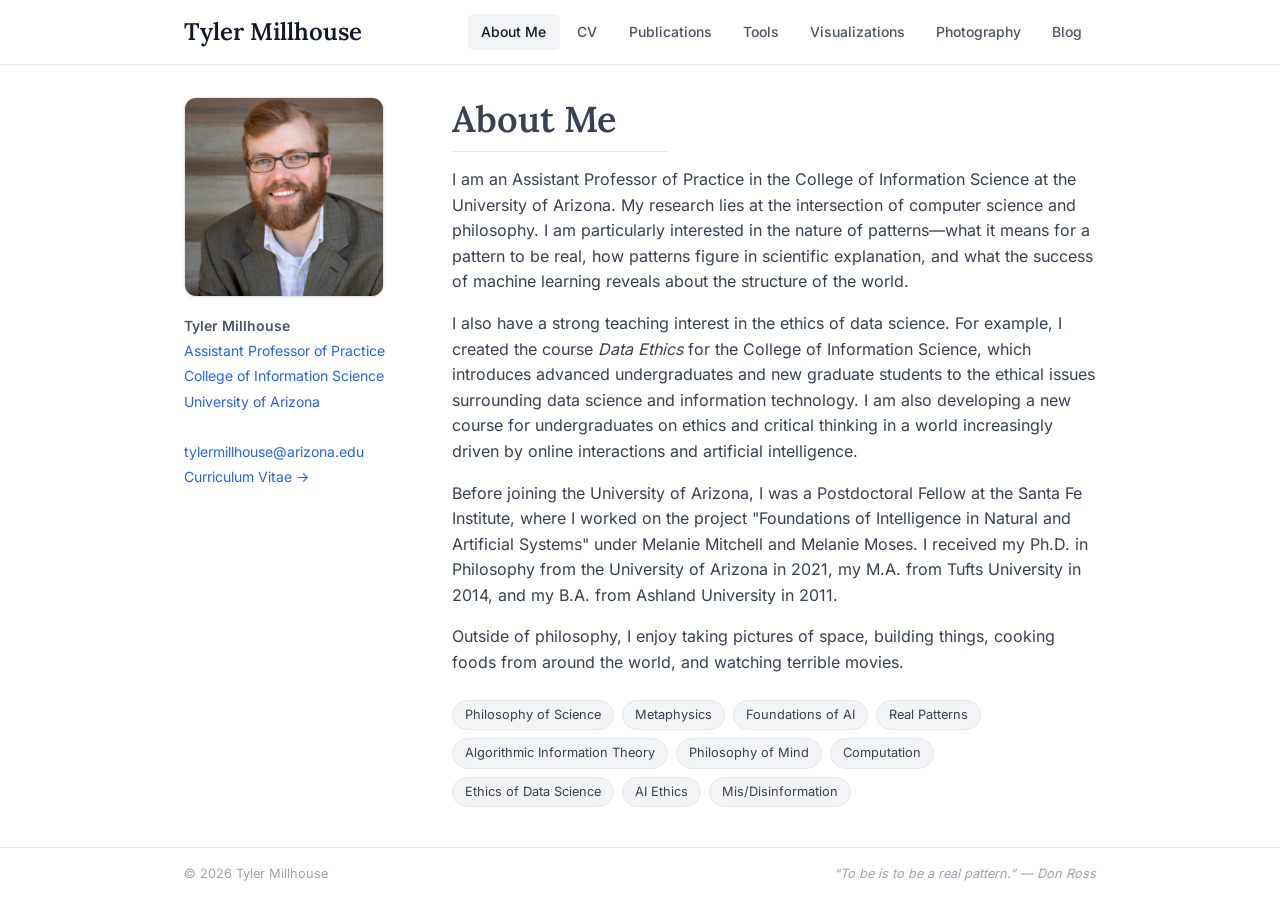
<file: index.html>
<!DOCTYPE html>
<html lang="en">
<head>
  <meta charset="UTF-8" />
  <meta name="viewport" content="width=device-width, initial-scale=1.0" />
  <meta name="description" content="Tyler Millhouse — Philosophy of Science, AI, and the Metaphysics of Patterns" />
  <title>About Me | Tyler Millhouse</title>
  <link rel="stylesheet" href="style.css" />
  <!-- Google tag (gtag.js) -->
  <script async src="https://www.googletagmanager.com/gtag/js?id=G-ZN1B991RJ6"></script>
  <script>
    window.dataLayer = window.dataLayer || [];
    function gtag(){dataLayer.push(arguments);}
    gtag('js', new Date());
    gtag('config', 'G-ZN1B991RJ6');
  </script>
</head>
<body>
  <script src="nav.js"></script>

  <main>
    <div class="container">
      <div class="page-header about-page-header">
        <h1>About Me</h1>
      </div>
      <div class="about-grid">

        <!-- Sidebar -->
        <div>
          <div class="headshot-wrap">
            <img src="images/headshot.jpg" alt="Tyler Millhouse" />
          </div>
          <div class="contact-block">
            <strong>Tyler Millhouse</strong><br />
            <a href="https://infosci.arizona.edu/person/tyler-millhouse">Assistant Professor of Practice</a><br />
            <a href="https://infosci.arizona.edu/">College of Information Science</a><br />
            <a href="https://www.arizona.edu/">University of Arizona</a><br /><br />
            <a href="mailto:tylermillhouse@arizona.edu">tylermillhouse@arizona.edu</a><br />
            <a href="cv.html">Curriculum Vitae →</a>
          </div>
          <hr class="heading-rule about-mobile-rule" />
        </div>

        <!-- Bio -->
        <div class="bio">
          <h1>About Me</h1>
          <hr class="heading-rule" />
          <p class="subtitle"></p>
          <!-- <h1>Tyler Millhouse</h1>
          <p class="subtitle">Philosopher of Computer Science</p> -->

          <p>I am an Assistant Professor of Practice in the College of Information Science at the University of Arizona. My research lies at the intersection of computer science and philosophy. I am particularly interested in the nature of patterns—what it means for a pattern to be real, how patterns figure in scientific explanation, and what the success of machine learning reveals about the structure of the world.</p>

          <!-- <p>Much of my work engages with the Dennettian tradition of real patterns, which I have extended and defended using tools from machine learning, computational modeling, pattern recognition, and algorithmic information theory. This approach to non-fundamental ontology, I argue, will allow us to better understand scientific modeling, inter-level relations, scientific reduction, and other important issues in the philosophy of science. </p> -->

          <p>I also have a strong teaching interest in the ethics of data science. For example, I created the course <i>Data Ethics</i> for the College of Information Science, which introduces advanced undergraduates and new graduate students to the ethical issues surrounding data science and information technology. I am also developing a new course for undergraduates on ethics and critical thinking in a world increasingly driven by online interactions and artificial intelligence.</p>

          <p>Before joining the University of Arizona, I was a Postdoctoral Fellow at the Santa Fe Institute, where I worked on the project "Foundations of Intelligence in Natural and Artificial Systems" under Melanie Mitchell and Melanie Moses. I received my Ph.D. in Philosophy from the University of Arizona in 2021, my M.A. from Tufts University in 2014, and my B.A. from Ashland University in 2011.</p>
          
          <p>Outside of philosophy, I enjoy taking pictures of space, building things, cooking foods from around the world, and watching terrible movies.</p>

          <div class="tags">
            <span class="tag">Philosophy of Science</span>
            <span class="tag">Metaphysics</span>
            <span class="tag">Foundations of AI</span>
            <span class="tag">Real Patterns</span>
            <span class="tag">Algorithmic Information Theory</span>
            <span class="tag">Philosophy of Mind</span>
            <span class="tag">Computation</span>
            <span class="tag">Ethics of Data Science</span>
            <span class="tag">AI Ethics</span>
            <span class="tag">Mis/Disinformation</span>
          </div>
        </div>

      </div>
    </div>
  </main>
</body>
</html>
</file>
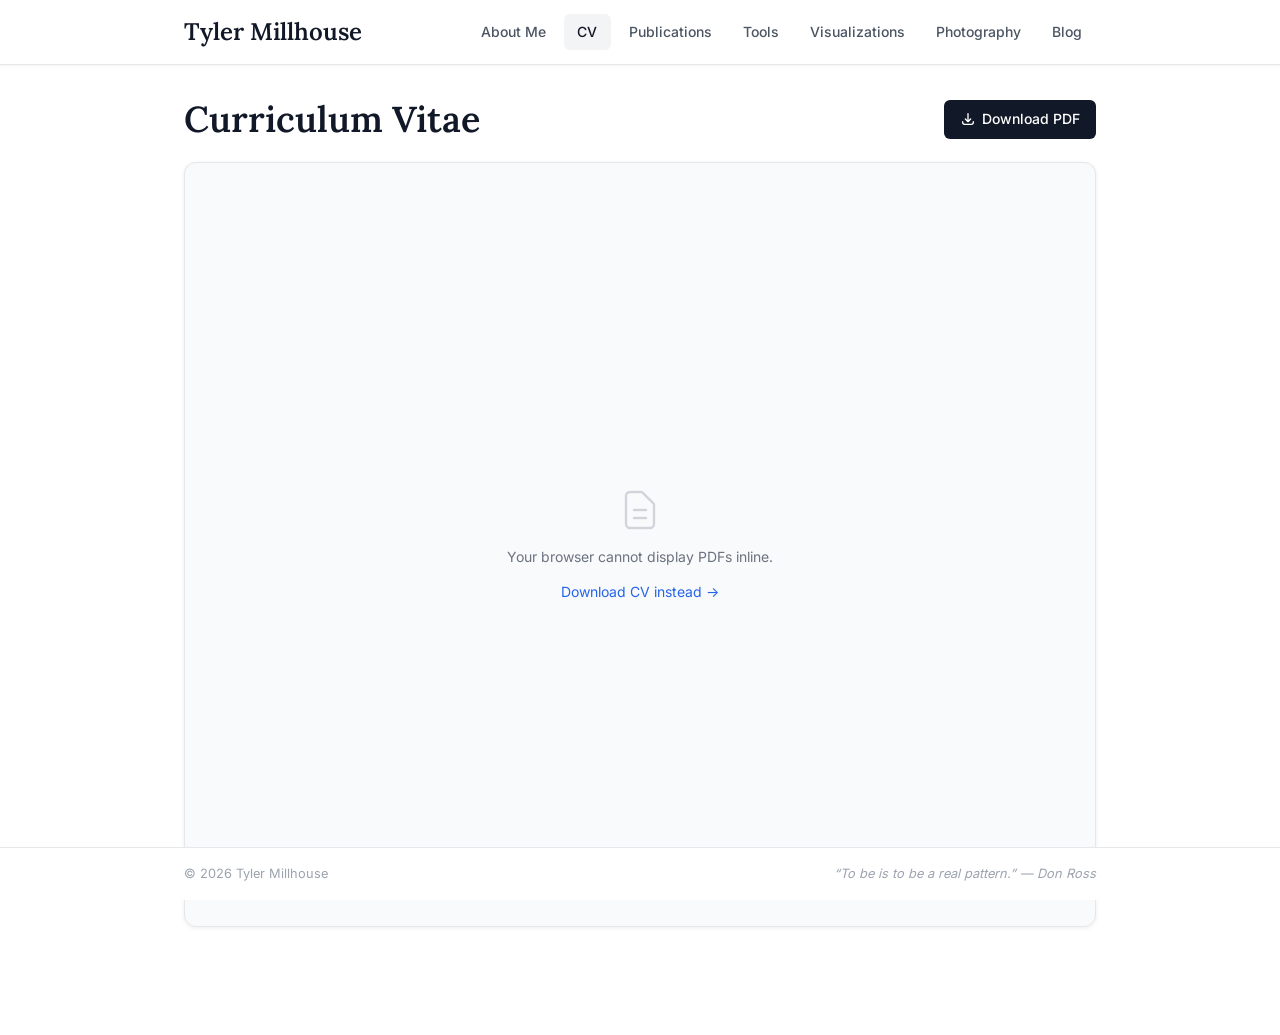
<file: cv.html>
<!DOCTYPE html>
<html lang="en">
<head>
  <meta charset="UTF-8" />
  <meta name="viewport" content="width=device-width, initial-scale=1.0" />
  <title>CV | Tyler Millhouse</title>
  <link rel="stylesheet" href="style.css" />
  <!-- Google tag (gtag.js) -->
  <script async src="https://www.googletagmanager.com/gtag/js?id=G-ZN1B991RJ6"></script>
  <script>
    window.dataLayer = window.dataLayer || [];
    function gtag(){dataLayer.push(arguments);}
    gtag('js', new Date());
    gtag('config', 'G-ZN1B991RJ6');
  </script>
</head>
<body>
  <script src="nav.js"></script>

  <main>
    <div class="container">
      <div class="cv-toolbar">
        <h1>Curriculum Vitae</h1>
        <a href="cv.pdf" download class="btn btn-dark">
          <svg xmlns="http://www.w3.org/2000/svg" width="16" height="16" fill="none" viewBox="0 0 24 24" stroke="currentColor" stroke-width="2">
            <path stroke-linecap="round" stroke-linejoin="round" d="M4 16v1a3 3 0 003 3h10a3 3 0 003-3v-1m-4-4l-4 4m0 0l-4-4m4 4V4" />
          </svg>
          Download PDF
        </a>
      </div>

      <!-- Place cv.pdf in the same folder as this file -->
      <div class="pdf-embed">
        <object data="cv.pdf" type="application/pdf">
          <div class="pdf-fallback">
            <svg xmlns="http://www.w3.org/2000/svg" width="48" height="48" fill="none" viewBox="0 0 24 24" stroke="currentColor" stroke-width="1.2" style="color:#d1d5db">
              <path stroke-linecap="round" stroke-linejoin="round" d="M9 12h6m-6 4h6m2 5H7a2 2 0 01-2-2V5a2 2 0 012-2h5.586a1 1 0 01.707.293l5.414 5.414a1 1 0 01.293.707V19a2 2 0 01-2 2z" />
            </svg>
            <p>Your browser cannot display PDFs inline.</p>
            <a href="cv.pdf">Download CV instead →</a>
          </div>
        </object>
      </div>
      <p style="font-size:0.75rem; color:#9ca3af; text-align:center; margin-top:0.75rem;">
       </p>
    </div>
  </main>
</body>
</html>
</file>
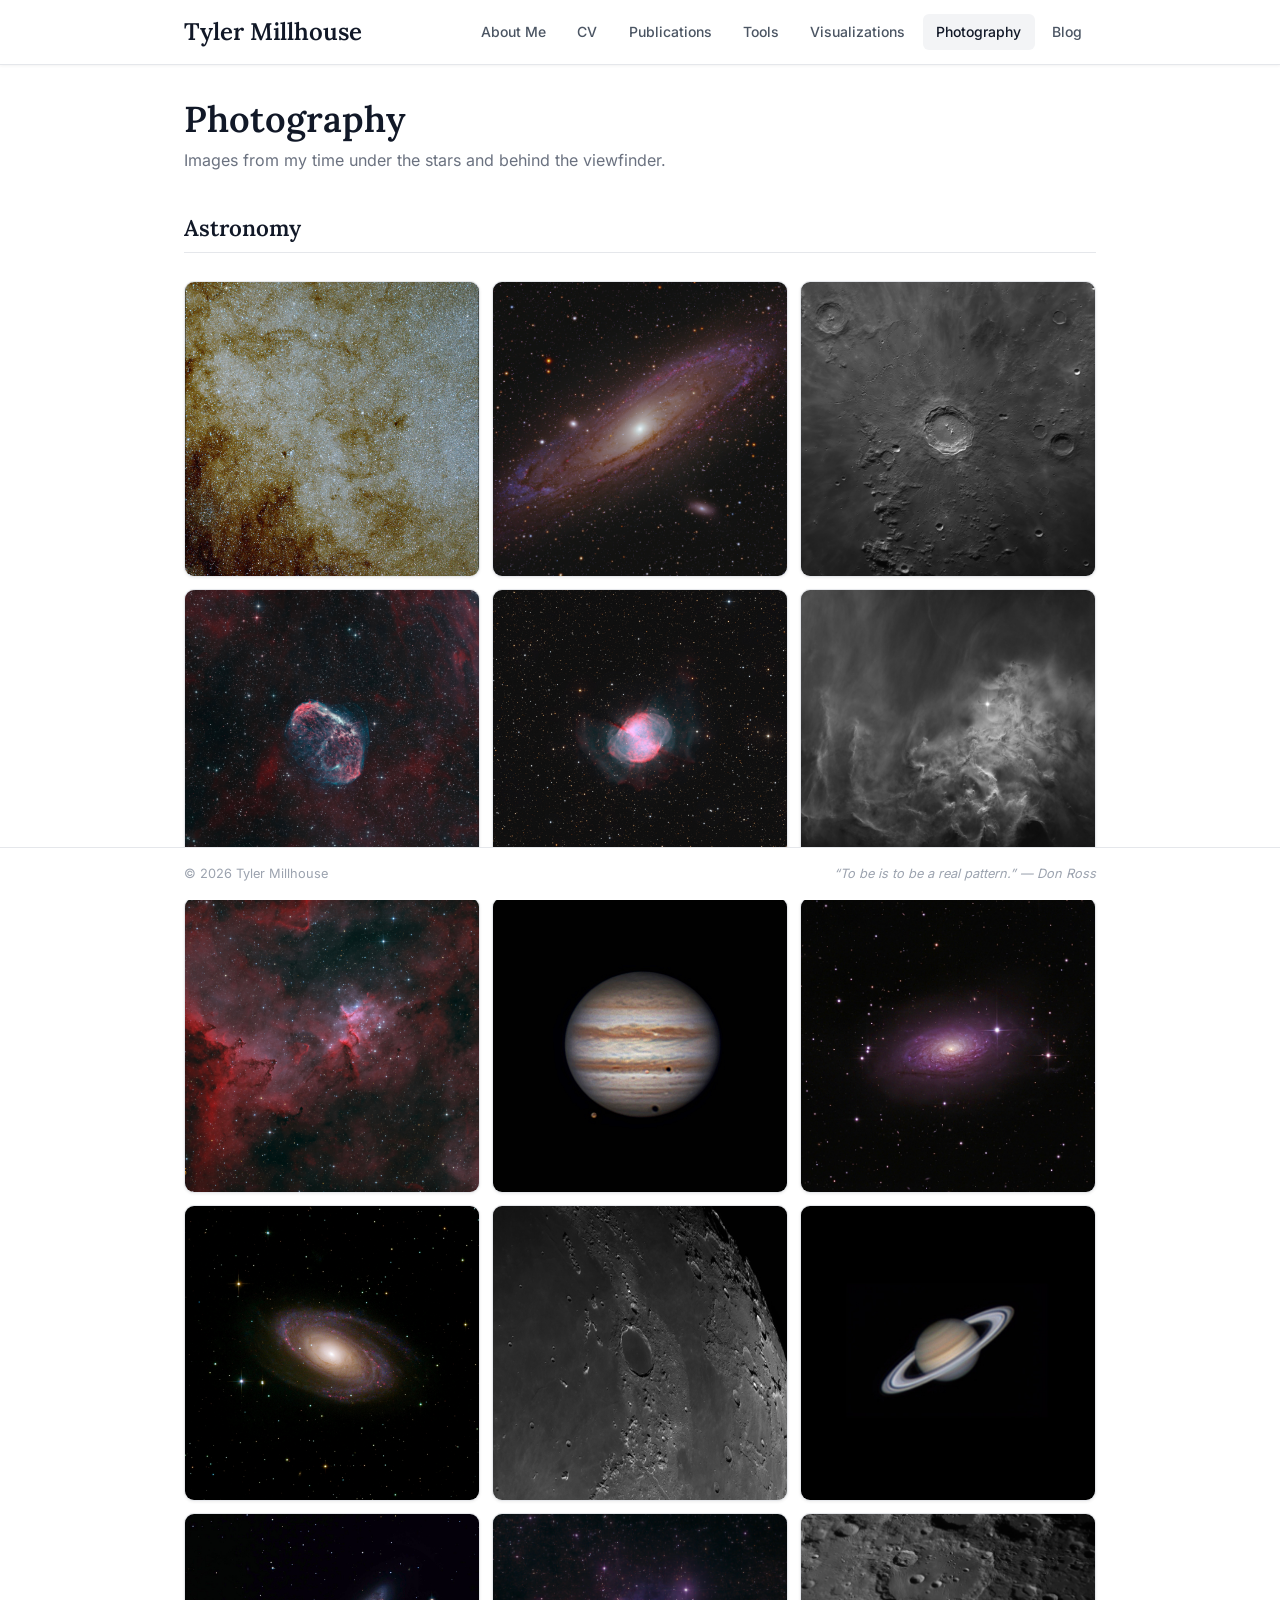
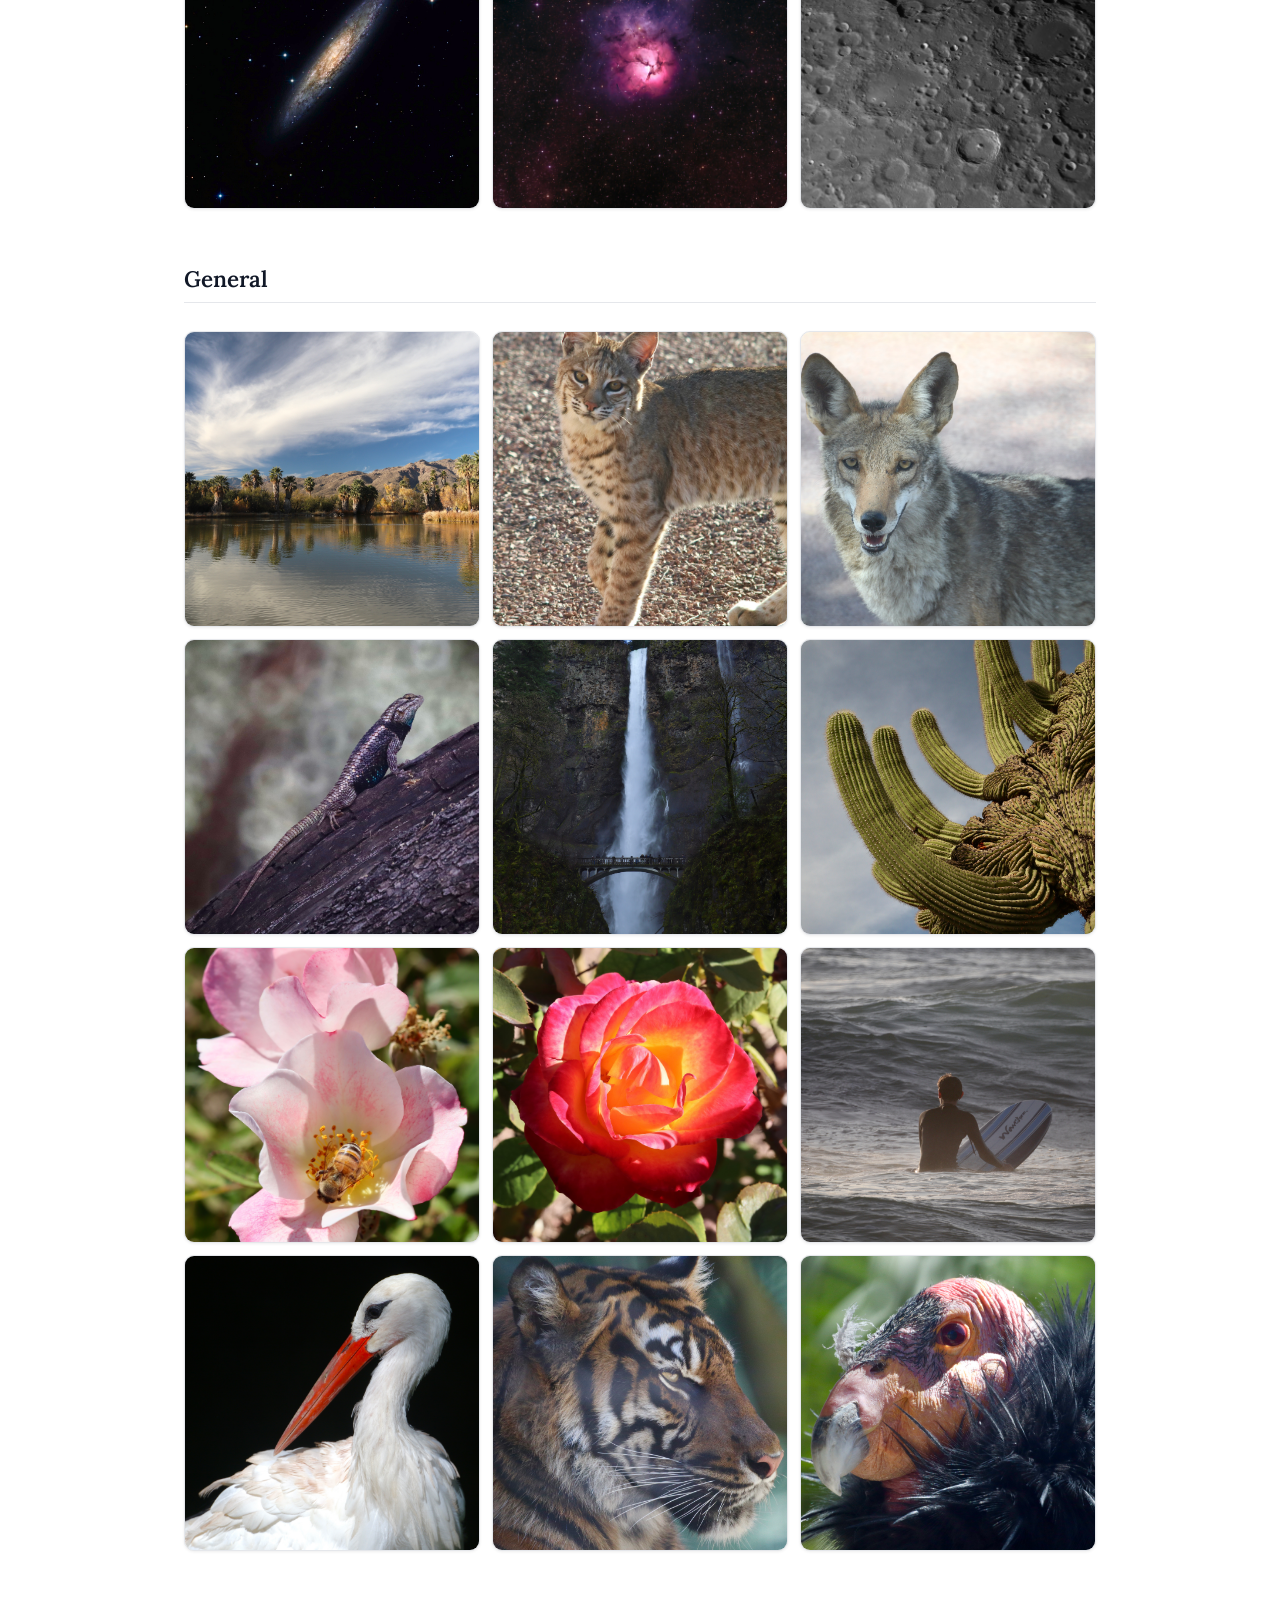
<file: photography.html>
<!DOCTYPE html>
<html lang="en">
<head>
  <meta charset="UTF-8" />
  <meta name="viewport" content="width=device-width, initial-scale=1.0" />
  <title>Photography | Tyler Millhouse</title>
  <link rel="stylesheet" href="style.css" />
  <!-- Google tag (gtag.js) -->
  <script async src="https://www.googletagmanager.com/gtag/js?id=G-ZN1B991RJ6"></script>
  <script>
    window.dataLayer = window.dataLayer || [];
    function gtag(){dataLayer.push(arguments);}
    gtag('js', new Date());
    gtag('config', 'G-ZN1B991RJ6');
  </script>
</head>
<body>
  <script src="nav.js"></script>

  <main>
    <div class="container">
      <div class="page-header">
        <h1>Photography</h1>
        <p>Images from my time under the stars and behind the viewfinder.</p>
      </div>

      <!-- ── Astronomy ───────────────────────────────────────── -->
      <section class="photo-section">
        <h2 class="section-title">Astronomy</h2>
        <div class="photo-grid">

          <figure class="photo-item">
            <a href="images/photography/astronomy/SaggStarCloudWeb.jpg" target="_blank" rel="noopener">
              <img src="images/photography/astronomy/SaggStarCloudWeb.jpg" alt="Large Sagittarius Star Cloud" loading="lazy" />
              <figcaption class="photo-caption">The Large Sagittarius Star Cloud, the bright core of the Milky Way, shot from Karchner Caverns, AZ.</figcaption>
            </a>
          </figure>

          <figure class="photo-item">
            <a href="images/photography/astronomy/Andromeda.jpg" target="_blank" rel="noopener">
              <img src="images/photography/astronomy/Andromeda.jpg" alt="Andromeda Galaxy (M31)" loading="lazy" />
              <figcaption class="photo-caption">Andromeda Galaxy (M31), 2.5 million light years from Earth, shot from Santa Fe, NM.</figcaption>
            </a>
          </figure>

          <figure class="photo-item">
            <a href="images/photography/astronomy/Copernicus2022.jpg" target="_blank" rel="noopener">
              <img src="images/photography/astronomy/Copernicus2022.jpg" alt="Crater Copernicus on the Moon" loading="lazy" />
              <figcaption class="photo-caption">Lunar crater Copernicus, shot from Tucson, AZ.</figcaption>
            </a>
          </figure>

          <figure class="photo-item">
            <a href="images/photography/astronomy/Crescent2022.jpg" target="_blank" rel="noopener">
              <img src="images/photography/astronomy/Crescent2022.jpg" alt="Crescent Nebula" loading="lazy" />
              <figcaption class="photo-caption">The Crescent Nebula (NGC 6888), shot from Santa Fe, NM.</figcaption>
            </a>
          </figure>

          <figure class="photo-item">
            <a href="images/photography/astronomy/DumbellSantaFe.jpg" target="_blank" rel="noopener">
              <img src="images/photography/astronomy/DumbellSantaFe.jpg" alt="Dumbbell Nebula (M27)" loading="lazy" />
              <figcaption class="photo-caption">The Dumbbell Nebula (M27), shot from Santa Fe, NM.</figcaption>
            </a>
          </figure>

          <figure class="photo-item">
            <a href="images/photography/astronomy/FlamingStar2025.jpg" target="_blank" rel="noopener">
              <img src="images/photography/astronomy/FlamingStar2025.jpg" alt="Flaming Star Nebula" loading="lazy" />
              <figcaption class="photo-caption">The Flaming Star Nebula in hydrogen alpha, shot from Tucson, AZ.</figcaption>
            </a>
          </figure>

          <figure class="photo-item">
            <a href="images/photography/astronomy/Heart2021.jpg" target="_blank" rel="noopener">
              <img src="images/photography/astronomy/Heart2021.jpg" alt="Heart Nebula (IC 1805)" loading="lazy" />
              <figcaption class="photo-caption">Melotte 15, the core of the Heart Nebula, shot from Santa Fe, NM. </figcaption>
            </a>
          </figure>

          <figure class="photo-item">
            <a href="images/photography/astronomy/JupiterTucson.jpg" target="_blank" rel="noopener">
              <img src="images/photography/astronomy/JupiterTucson.jpg" alt="Jupiter" loading="lazy" />
              <figcaption class="photo-caption">Jupiter with a double eclipse of Io and Ganymede, shot from Tucson, AZ. </figcaption>
            </a>
          </figure>

          <figure class="photo-item">
            <a href="images/photography/astronomy/M63Sunflower2025.jpg" target="_blank" rel="noopener">
              <img src="images/photography/astronomy/M63Sunflower2025.jpg" alt="Sunflower Galaxy (M63)" loading="lazy" />
              <figcaption class="photo-caption">The Sunflower Galaxy (M63), shot from Tucson, AZ.</figcaption>
            </a>
          </figure>

          <figure class="photo-item">
            <a href="images/photography/astronomy/M81Tucson.jpg" target="_blank" rel="noopener">
              <img src="images/photography/astronomy/M81Tucson.jpg" alt="Bode's Galaxy (M81)" loading="lazy" />
              <figcaption class="photo-caption">Bode's Galaxy (M81), shot from Tucson, AZ.</figcaption>
            </a>
          </figure>

          <figure class="photo-item">
            <a href="images/photography/astronomy/Plato2022.jpg" target="_blank" rel="noopener">
              <img src="images/photography/astronomy/Plato2022.jpg" alt="Crater Plato on the Moon" loading="lazy" />
              <figcaption class="photo-caption">Lunar crater Plato, shot from Santa Fe, NM.</figcaption>
            </a>
          </figure>

          <figure class="photo-item">
            <a href="images/photography/astronomy/SaturnSantaFe.jpg" target="_blank" rel="noopener">
              <img src="images/photography/astronomy/SaturnSantaFe.jpg" alt="Saturn" loading="lazy" />
              <figcaption class="photo-caption">Saturn and its rings, shot from Santa Fe, NM.</figcaption>
            </a>
          </figure>

          <figure class="photo-item">
            <a href="images/photography/astronomy/SculptorGalaxy2025.jpg" target="_blank" rel="noopener">
              <img src="images/photography/astronomy/SculptorGalaxy2025.jpg" alt="Sculptor Galaxy (NGC 253)" loading="lazy" />
              <figcaption class="photo-caption">The Sculptor Galaxy (NGC 253), shot from Tucson, AZ.</figcaption>
            </a>
          </figure>

          <figure class="photo-item">
            <a href="images/photography/astronomy/TrifidBelen.jpg" target="_blank" rel="noopener">
              <img src="images/photography/astronomy/TrifidBelen.jpg" alt="Trifid Nebula (M20)" loading="lazy" />
              <figcaption class="photo-caption">The Trifid Nebula (M20), shot from Belen, NM.</figcaption>
            </a>
          </figure>

          <figure class="photo-item">
            <a href="images/photography/astronomy/TychoTucson.JPG" target="_blank" rel="noopener">
              <img src="images/photography/astronomy/TychoTucson.JPG" alt="Crater Tycho on the Moon" loading="lazy" />
              <figcaption class="photo-caption">The lunar craters Clavius (top) and Tycho (bottom), shot from Tucson, AZ.</figcaption>
            </a>
          </figure>

        </div>
      </section>

      <!-- ── General ────────────────────────────────────────── -->
      <section class="photo-section">
        <h2 class="section-title">General</h2>
        <div class="photo-grid">

          <figure class="photo-item">
            <a href="images/photography/general/AguaCaliente.jpg" target="_blank" rel="noopener">
              <img src="images/photography/general/AguaCaliente.jpg" alt="Agua Caliente Park" loading="lazy" />
              <figcaption class="photo-caption">Agua Caliente Park in Tucson, AZ.</figcaption>
            </a>
          </figure>

          <figure class="photo-item">
            <a href="images/photography/general/BobCat.jpg" target="_blank" rel="noopener">
              <img src="images/photography/general/BobCat.jpg" alt="Bobcat" loading="lazy" />
              <figcaption class="photo-caption">A young bobcat in Tucson, AZ.</figcaption>
            </a>
          </figure>

          <figure class="photo-item">
            <a href="images/photography/general/Coyote.jpg" target="_blank" rel="noopener">
              <img src="images/photography/general/Coyote.jpg" alt="Coyote" loading="lazy" />
              <figcaption class="photo-caption">A coyote in Tucson, AZ.</figcaption>
            </a>
          </figure>          

          <figure class="photo-item">
            <a href="images/photography/general/DessertSpinyLizardUAcampus.jpg" target="_blank" rel="noopener">
              <img src="images/photography/general/DessertSpinyLizardUAcampus.jpg" alt="Desert Spiny Lizard" loading="lazy" />
              <figcaption class="photo-caption">A dessert spiny lizard in Tucson, AZ.</figcaption>
            </a>
          </figure>

          <figure class="photo-item">
            <a href="images/photography/general/MultnomahFalls.jpg" target="_blank" rel="noopener">
              <img src="images/photography/general/MultnomahFalls.jpg" alt="Multnomah Falls" loading="lazy" />
              <figcaption class="photo-caption">Multnomah Falls near Portland, OR.</figcaption>
            </a>
          </figure>

          <figure class="photo-item">
            <a href="images/photography/general/RhinoSag.jpg" target="_blank" rel="noopener">
              <img src="images/photography/general/RhinoSag.jpg" alt="Rhinoceros" loading="lazy" />
              <figcaption class="photo-caption">A crested saguaro in Tucson, AZ.</figcaption>
            </a>
          </figure>

          <figure class="photo-item">
            <a href="images/photography/general/RoseBee.jpg" target="_blank" rel="noopener">
              <img src="images/photography/general/RoseBee.jpg" alt="Bee on a Rose" loading="lazy" />
              <figcaption class="photo-caption">A bee visits a rose in Tucson, AZ.</figcaption>
            </a>
          </figure>

          <figure class="photo-item">
            <a href="images/photography/general/RoseRed.jpg" target="_blank" rel="noopener">
              <img src="images/photography/general/RoseRed.jpg" alt="Red Rose" loading="lazy" />
              <figcaption class="photo-caption">A pink and orange rose in Tucson, AZ.</figcaption>
            </a>
          </figure>

          <figure class="photo-item">
            <a href="images/photography/general/Surfer1.jpg" target="_blank" rel="noopener">
              <img src="images/photography/general/Surfer1.jpg" alt="Surfer" loading="lazy" />
              <figcaption class="photo-caption">A surfer in San Diego, CA.</figcaption>
            </a>
          </figure>

          <figure class="photo-item">
            <a href="images/photography/general/Crane.jpg" target="_blank" rel="noopener">
              <img src="images/photography/general/Crane.jpg" alt="Crane" loading="lazy" />
              <figcaption class="photo-caption">A white crane at the San Diego Zoo Safari Park.</figcaption>
            </a>
          </figure>

          <figure class="photo-item">
            <a href="images/photography/general/Tiger.jpg" target="_blank" rel="noopener">
              <img src="images/photography/general/Tiger.jpg" alt="Tiger" loading="lazy" />
              <figcaption class="photo-caption">A tiger at the San Diego Zoo Safari Park.</figcaption>
            </a>
          </figure>

          <figure class="photo-item">
            <a href="images/photography/general/Vulture.jpg" target="_blank" rel="noopener">
              <img src="images/photography/general/Vulture.jpg" alt="Vulture" loading="lazy" />
              <figcaption class="photo-caption">A condor at the San Diego Zoo Safari Park.</figcaption>
            </a>
          </figure>

        </div>
      </section>

    </div>
  </main>
</body>
</html>
</file>
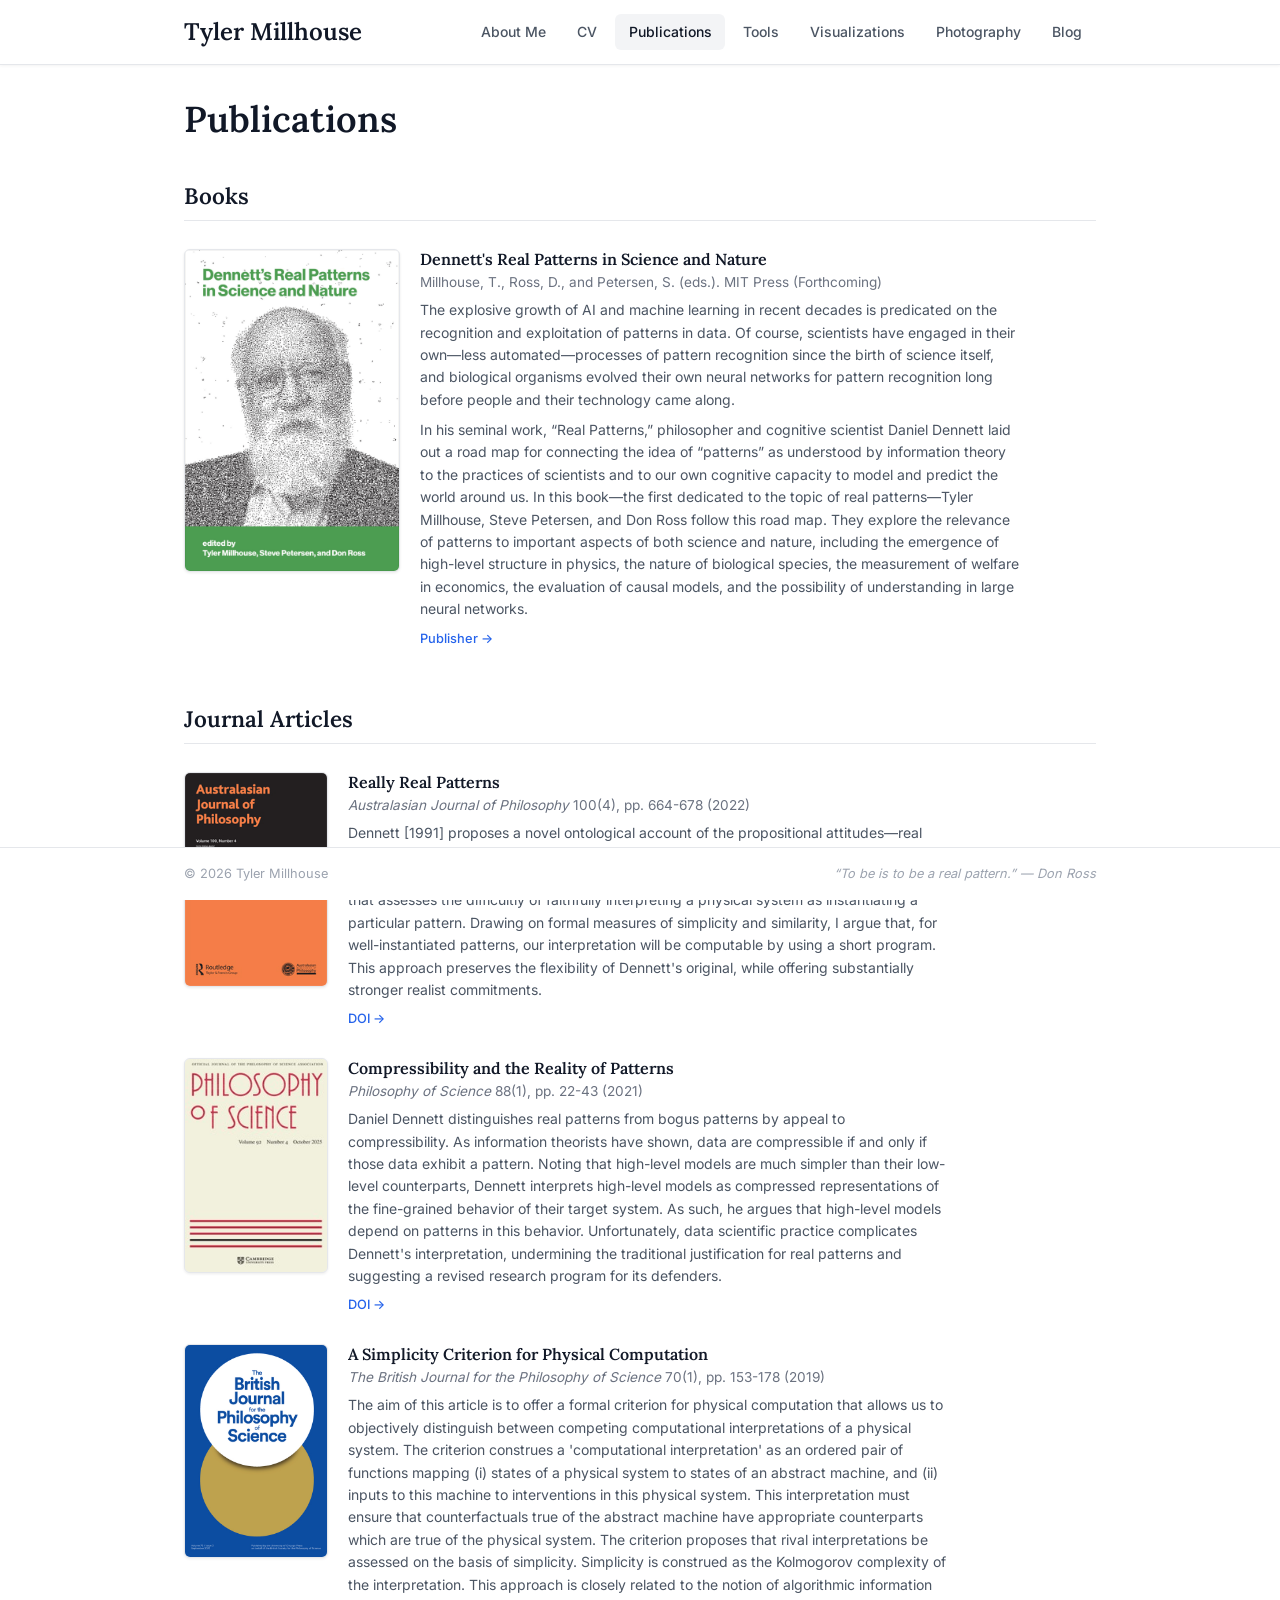
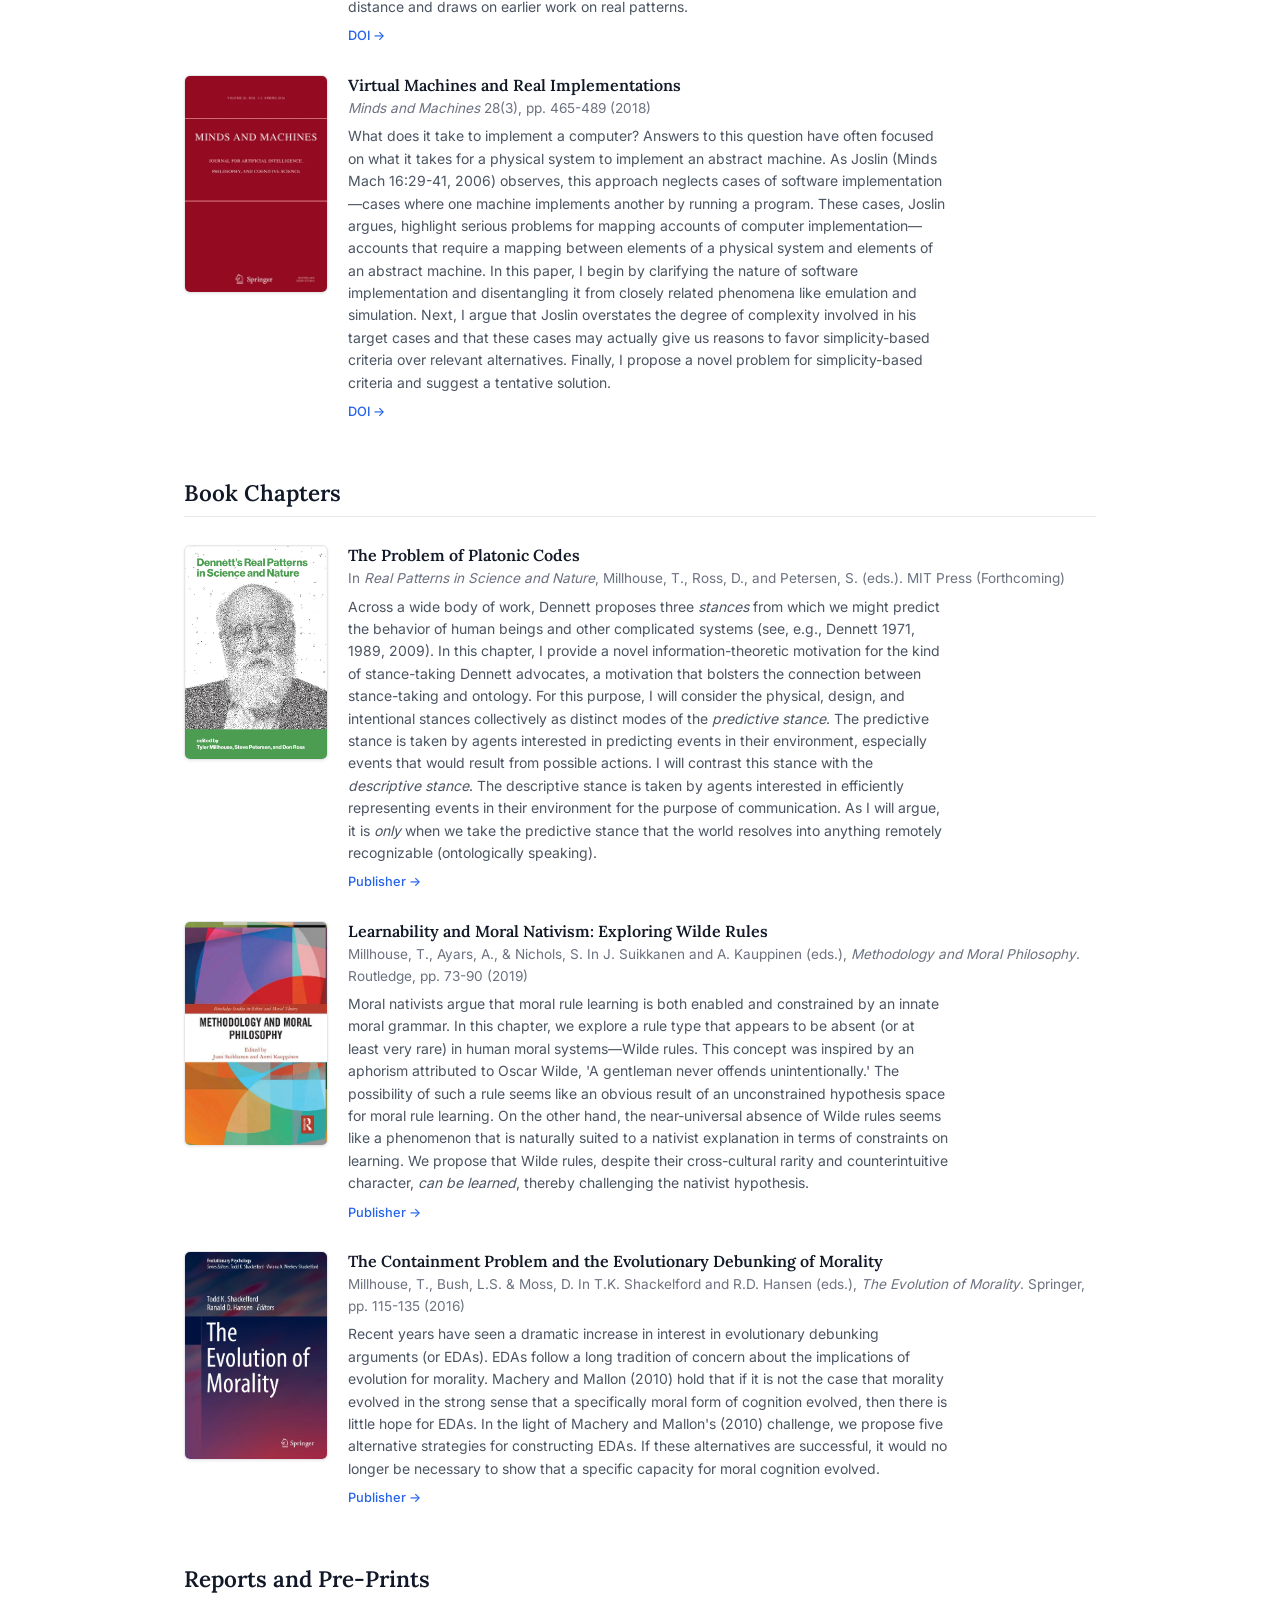
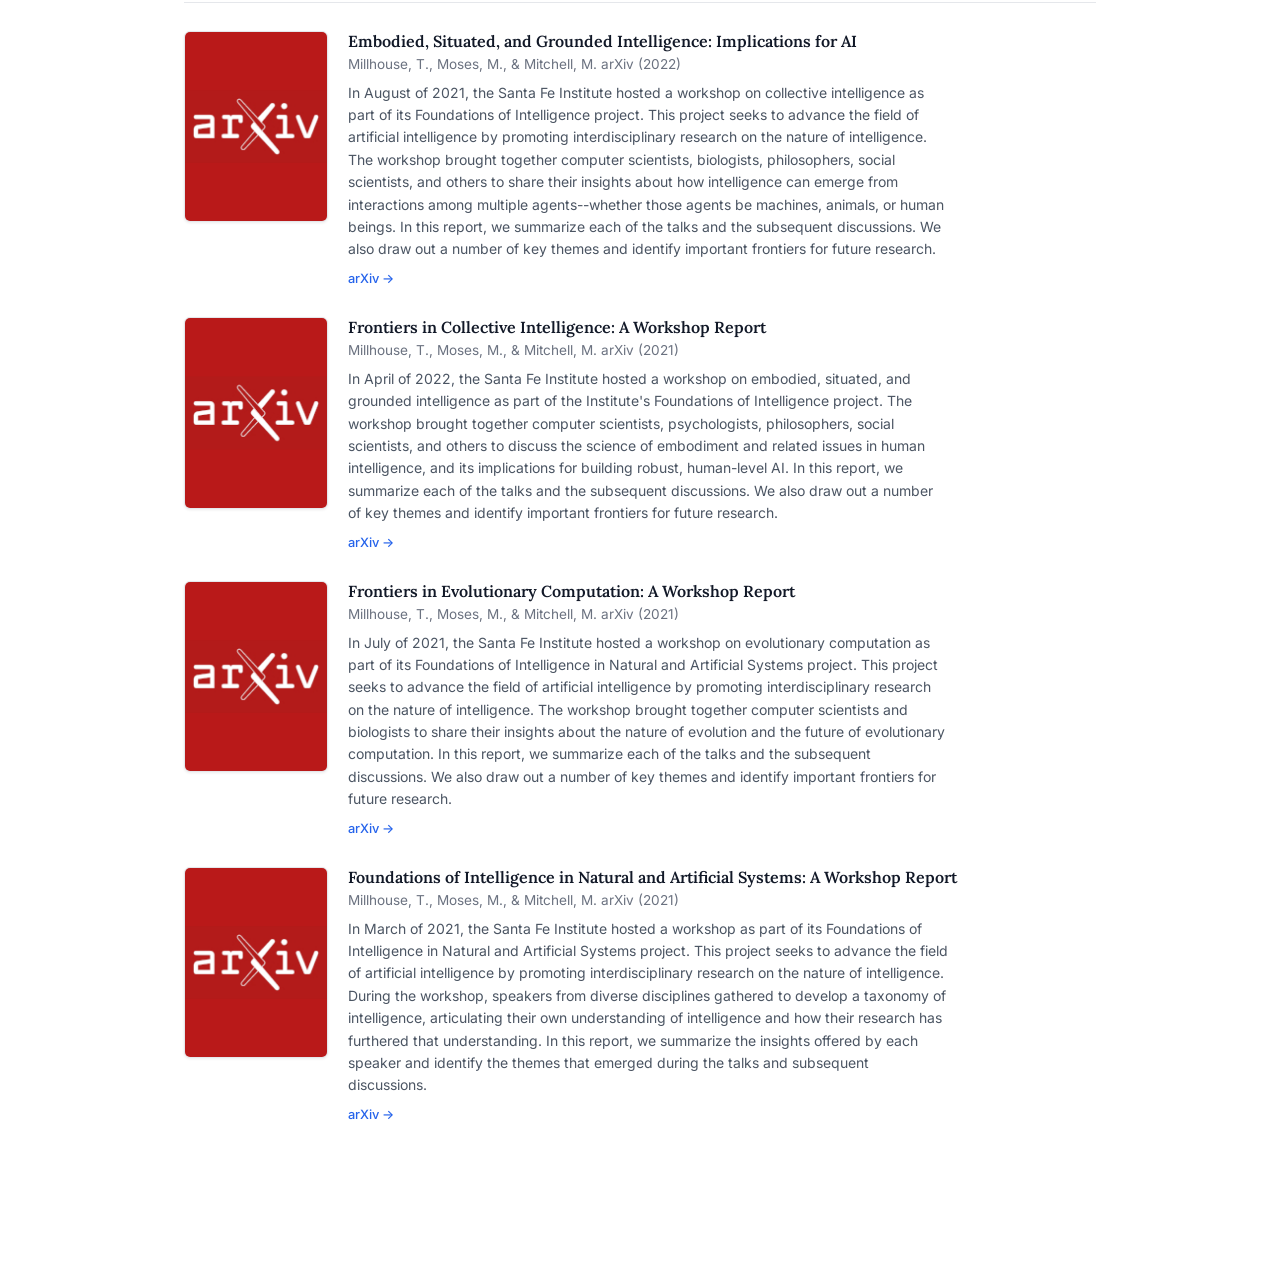
<file: publications.html>
<!DOCTYPE html>
<html lang="en">
<head>
  <meta charset="UTF-8" />
  <meta name="viewport" content="width=device-width, initial-scale=1.0" />
  <title>Publications | Tyler Millhouse</title>
  <link rel="stylesheet" href="style.css" />
  <!-- Google tag (gtag.js) -->
  <script async src="https://www.googletagmanager.com/gtag/js?id=G-ZN1B991RJ6"></script>
  <script>
    window.dataLayer = window.dataLayer || [];
    function gtag(){dataLayer.push(arguments);}
    gtag('js', new Date());
    gtag('config', 'G-ZN1B991RJ6');
  </script>
</head>
<body>
  <script src="nav.js"></script>

  <main>
    <div class="container">
      <div class="page-header">
        <h1>Publications</h1>
      </div>

      <!-- ── Books ──────────────────────────────────────────── -->
      <section class="pub-section">
        <h2 class="section-title">Books</h2>
        <div class="pub-list">

          <div class="pub-item">
            <div class="pub-cover book">
              <img src="images/covers/dennett-real-patterns.jpeg" alt="Cover" />
            </div>
            <div class="pub-info">
              <h3>Dennett's Real Patterns in Science and Nature</h3>
              <p class="pub-meta">Millhouse, T., Ross, D., and Petersen, S. (eds.). MIT Press (Forthcoming)</p>
              <p class="pub-desc">The explosive growth of AI and machine learning in recent decades is predicated on the recognition and exploitation of patterns in data. Of course, scientists have engaged in their own—less automated—processes of pattern recognition since the birth of science itself, and biological organisms evolved their own neural networks for pattern recognition long before people and their technology came along.</p>

              <p class="pub-desc">In his seminal work, “Real Patterns,” philosopher and cognitive scientist Daniel Dennett laid out a road map for connecting the idea of “patterns” as understood by information theory to the practices of scientists and to our own cognitive capacity to model and predict the world around us. In this book—the first dedicated to the topic of real patterns—Tyler Millhouse, Steve Petersen, and Don Ross follow this road map. They explore the relevance of patterns to important aspects of both science and nature, including the emergence of high-level structure in physics, the nature of biological species, the measurement of welfare in economics, the evaluation of causal models, and the possibility of understanding in large neural networks.</p>
              <div class="pub-links">
                <a href="https://mitpress.mit.edu/9780262052030/dennetts-real-patterns-in-science-and-nature/">Publisher →</a>
              </div>
            </div>
          </div>

        </div>
      </section>

      <!-- ── Journal Articles ───────────────────────────────── -->
      <section class="pub-section">
        <h2 class="section-title">Journal Articles</h2>
        <div class="pub-list">

          <div class="pub-item">
            <div class="pub-cover article">
              <img src="images/covers/journal-ajp.jpg" alt="Australasian Journal of Philosophy cover" /> 
              
            </div>
            <div class="pub-info">
              <h3>Really Real Patterns</h3>
              <p class="pub-meta"><em>Australasian Journal of Philosophy</em> 100(4), pp. 664-678 (2022)</p>
              <p class="pub-desc">Dennett [1991] proposes a novel ontological account of the propositional attitudes—real patterns. Despite its name, the degree to which this account is committed to realism remains unclear. In this paper, I propose an alternative criterion of pattern instantiation, one that assesses the difficultly of faithfully interpreting a physical system as instantiating a particular pattern. Drawing on formal measures of simplicity and similarity, I argue that, for well-instantiated patterns, our interpretation will be computable by using a short program. This approach preserves the flexibility of Dennett's original, while offering substantially stronger realist commitments.</p>
              <div class="pub-links">
                <a href="https://doi.org/10.1080/00048402.2021.1941153" target="_blank" rel="noopener">DOI →</a>
              </div>
            </div>
          </div>

          <div class="pub-item">
            <div class="pub-cover article">
              <img src="images/covers/journal-philosophy-of-science.jpg" alt="Philosophy of Science cover" />
              
            </div>
            <div class="pub-info">
              <h3>Compressibility and the Reality of Patterns</h3>
              <p class="pub-meta"><em>Philosophy of Science</em> 88(1), pp. 22-43 (2021)</p>
              <p class="pub-desc">Daniel Dennett distinguishes real patterns from bogus patterns by appeal to compressibility. As information theorists have shown, data are compressible if and only if those data exhibit a pattern. Noting that high-level models are much simpler than their low-level counterparts, Dennett interprets high-level models as compressed representations of the fine-grained behavior of their target system. As such, he argues that high-level models depend on patterns in this behavior. Unfortunately, data scientific practice complicates Dennett's interpretation, undermining the traditional justification for real patterns and suggesting a revised research program for its defenders.</p>
              <div class="pub-links">
                <a href="https://doi.org/10.1086/710027" target="_blank" rel="noopener">DOI →</a>
              </div>
            </div>
          </div>

          <div class="pub-item">
            <div class="pub-cover article">
              <img src="images/covers/journal-bjps.jpg" alt="BJPS cover" />
              
            </div>
            <div class="pub-info">
              <h3>A Simplicity Criterion for Physical Computation</h3>
              <p class="pub-meta"><em>The British Journal for the Philosophy of Science</em> 70(1), pp. 153-178 (2019)</p>
              <p class="pub-desc">The aim of this article is to offer a formal criterion for physical computation that allows us to objectively distinguish between competing computational interpretations of a physical system. The criterion construes a 'computational interpretation' as an ordered pair of functions mapping (i) states of a physical system to states of an abstract machine, and (ii) inputs to this machine to interventions in this physical system. This interpretation must ensure that counterfactuals true of the abstract machine have appropriate counterparts which are true of the physical system. The criterion proposes that rival interpretations be assessed on the basis of simplicity. Simplicity is construed as the Kolmogorov complexity of the interpretation. This approach is closely related to the notion of algorithmic information distance and draws on earlier work on real patterns.</p>
              <div class="pub-links">
                <a href="https://doi.org/10.1093/bjps/axx046" target="_blank" rel="noopener">DOI →</a>
              </div>
            </div>
          </div>

          <div class="pub-item">
            <div class="pub-cover article">
              <img src="images/covers/journal-minds-machines.jpg" alt="Minds and Machines cover" />              
            </div>
            <div class="pub-info">
              <h3>Virtual Machines and Real Implementations</h3>
              <p class="pub-meta"><em>Minds and Machines</em> 28(3), pp. 465-489 (2018)</p>
              <p class="pub-desc">What does it take to implement a computer? Answers to this question have often focused on what it takes for a physical system to implement an abstract machine. As Joslin (Minds Mach 16:29-41, 2006) observes, this approach neglects cases of software implementation—cases where one machine implements another by running a program. These cases, Joslin argues, highlight serious problems for mapping accounts of computer implementation—accounts that require a mapping between elements of a physical system and elements of an abstract machine. In this paper, I begin by clarifying the nature of software implementation and disentangling it from closely related phenomena like emulation and simulation. Next, I argue that Joslin overstates the degree of complexity involved in his target cases and that these cases may actually give us reasons to favor simplicity-based criteria over relevant alternatives. Finally, I propose a novel problem for simplicity-based criteria and suggest a tentative solution.</p>
              <div class="pub-links">
                <a href="https://doi.org/10.1007/s11023-018-9472-7" target="_blank" rel="noopener">DOI →</a>
              </div>
            </div>
          </div>

        </div>
      </section>

      <!-- ── Book Chapters ──────────────────────────────────── -->
      <section class="pub-section">
        <h2 class="section-title">Book Chapters</h2>
        <div class="pub-list">

          <div class="pub-item">
            <div class="pub-cover article">
              <img src="images/covers/dennett-real-patterns.jpeg" alt="Cover" />
              
            </div>
            <div class="pub-info">
              <h3>The Problem of Platonic Codes</h3>
              <p class="pub-meta">In <em>Real Patterns in Science and Nature</em>, Millhouse, T., Ross, D., and Petersen, S. (eds.). MIT Press (Forthcoming)</p>
              <p class="pub-desc">Across a wide body of work, Dennett proposes three <i>stances</i> from which we might predict the behavior of human beings and other complicated systems (see, e.g., Dennett 1971, 1989, 2009). In this chapter, I provide a novel information-theoretic motivation for the kind of stance-taking Dennett advocates, a motivation that bolsters the connection between stance-taking and ontology. For this purpose, I will consider the physical, design, and intentional stances collectively as distinct modes of the <i>predictive stance</i>. The predictive stance is taken by agents interested in predicting events in their environment, especially events that would result from possible actions. I will contrast this stance with the <i>descriptive stance</i>. The descriptive stance is taken by agents interested in efficiently representing events in their environment for the purpose of communication. As I will argue, it is <i>only</i> when we take the predictive stance that the world resolves into anything remotely recognizable (ontologically speaking).</p>
              <div class="pub-links">
                <a href="https://mitpress.mit.edu/9780262052030/dennetts-real-patterns-in-science-and-nature/">Publisher →</a>
              </div>
            </div>
          </div>

          <div class="pub-item">
            <div class="pub-cover article">
              <img src="images/covers/book-methodology-moral-philosophy.jpg" alt="Cover" />
              
            </div>
            <div class="pub-info">
              <h3>Learnability and Moral Nativism: Exploring Wilde Rules</h3>
              <p class="pub-meta">Millhouse, T., Ayars, A., &amp; Nichols, S. In J. Suikkanen and A. Kauppinen (eds.), <em>Methodology and Moral Philosophy</em>. Routledge, pp. 73-90 (2019)</p>
              <p class="pub-desc">Moral nativists argue that moral rule learning is both enabled and constrained by an innate moral grammar. In this chapter, we explore a rule type that appears to be absent (or at least very rare) in human moral systems—Wilde rules. This concept was inspired by an aphorism attributed to Oscar Wilde, 'A gentleman never offends unintentionally.' The possibility of such a rule seems like an obvious result of an unconstrained hypothesis space for moral rule learning. On the other hand, the near-universal absence of Wilde rules seems like a phenomenon that is naturally suited to a nativist explanation in terms of constraints on learning. We propose that Wilde rules, despite their cross-cultural rarity and counterintuitive character, <i>can be learned</i>, thereby challenging the nativist hypothesis.</p>
              <div class="pub-links">
                <a href="https://www.routledge.com/Methodology-and-Moral-Philosophy/Suikkanen-Kauppinen/p/book/9780367664664">Publisher →</a>
              </div>
            </div>
          </div>

          <div class="pub-item">
            <div class="pub-cover article">
              <img src="images/covers/book-evolution-morality.jpg" alt="Cover" />
              
            </div>
            <div class="pub-info">
              <h3>The Containment Problem and the Evolutionary Debunking of Morality</h3>
              <p class="pub-meta">Millhouse, T., Bush, L.S. &amp; Moss, D. In T.K. Shackelford and R.D. Hansen (eds.), <em>The Evolution of Morality</em>. Springer, pp. 115-135 (2016)</p>
              <p class="pub-desc"> Recent years have seen a dramatic increase in interest in evolutionary debunking arguments (or EDAs). EDAs follow a long tradition of concern about the implications of evolution for morality. Machery and Mallon (2010) hold that if it is not the case that morality evolved in the strong sense that a specifically moral form of cognition evolved, then there is little hope for EDAs. In the light of Machery and Mallon's (2010) challenge, we propose five alternative strategies for constructing EDAs. If these alternatives are successful, it would no longer be necessary to show that a specific capacity for moral cognition evolved.</p>
              <div class="pub-links">
                <a href="https://link.springer.com/book/10.1007/978-3-319-19671-8">Publisher →</a>
              </div>
            </div>
          </div>

        </div>
      </section>

      <!-- ── Other Publications ──────────────────────────────── -->
      <section class="pub-section">
        <h2 class="section-title">Reports and Pre-Prints</h2>
        <div class="pub-list">

          <div class="pub-item">
            <div class="pub-cover article">
              <img src="images/covers/arxiv.jpg" alt="arXiv" />
              
            </div>
            <div class="pub-info">
              <h3>Embodied, Situated, and Grounded Intelligence: Implications for AI</h3>
              <p class="pub-meta">Millhouse, T., Moses, M., &amp; Mitchell, M. arXiv (2022)</p>
              <p class="pub-desc">In August of 2021, the Santa Fe Institute hosted a workshop on collective intelligence as part of its Foundations of Intelligence project. This project seeks to advance the field of artificial intelligence by promoting interdisciplinary research on the nature of intelligence. The workshop brought together computer scientists, biologists, philosophers, social scientists, and others to share their insights about how intelligence can emerge from interactions among multiple agents--whether those agents be machines, animals, or human beings. In this report, we summarize each of the talks and the subsequent discussions. We also draw out a number of key themes and identify important frontiers for future research.</p>
              <div class="pub-links">
                <a href="https://arxiv.org/abs/2210.13589" target="_blank" rel="noopener">arXiv →</a>
              </div>
            </div>
          </div>

          <div class="pub-item">
            <div class="pub-cover article">
              <img src="images/covers/arxiv.jpg" alt="arXiv" />
              
            </div>
            <div class="pub-info">
              <h3>Frontiers in Collective Intelligence: A Workshop Report</h3>
              <p class="pub-meta">Millhouse, T., Moses, M., &amp; Mitchell, M. arXiv (2021)</p>
              <p class="pub-desc">In April of 2022, the Santa Fe Institute hosted a workshop on embodied, situated, and grounded intelligence as part of the Institute's Foundations of Intelligence project. The workshop brought together computer scientists, psychologists, philosophers, social scientists, and others to discuss the science of embodiment and related issues in human intelligence, and its implications for building robust, human-level AI. In this report, we summarize each of the talks and the subsequent discussions. We also draw out a number of key themes and identify important frontiers for future research.</p>
              <div class="pub-links">
                <a href="https://arxiv.org/abs/2112.06864" target="_blank" rel="noopener">arXiv →</a>
              </div>
            </div>
          </div>

          <div class="pub-item">
            <div class="pub-cover article">
              <img src="images/covers/arxiv.jpg" alt="arXiv" />
              
            </div>
            <div class="pub-info">
              <h3>Frontiers in Evolutionary Computation: A Workshop Report</h3>
              <p class="pub-meta">Millhouse, T., Moses, M., &amp; Mitchell, M. arXiv (2021)</p>
              <p class="pub-desc">In July of 2021, the Santa Fe Institute hosted a workshop on evolutionary computation as part of its Foundations of Intelligence in Natural and Artificial Systems project. This project seeks to advance the field of artificial intelligence by promoting interdisciplinary research on the nature of intelligence. The workshop brought together computer scientists and biologists to share their insights about the nature of evolution and the future of evolutionary computation. In this report, we summarize each of the talks and the subsequent discussions. We also draw out a number of key themes and identify important frontiers for future research.</p>
              <div class="pub-links">
                <a href="https://arxiv.org/abs/2110.10320" target="_blank" rel="noopener">arXiv →</a>
              </div>
            </div>
          </div>

          <div class="pub-item">
            <div class="pub-cover article">
              <img src="images/covers/arxiv.jpg" alt="arXiv" />
              
            </div>
            <div class="pub-info">
              <h3>Foundations of Intelligence in Natural and Artificial Systems: A Workshop Report</h3>
              <p class="pub-meta">Millhouse, T., Moses, M., &amp; Mitchell, M. arXiv (2021)</p>
              <p class="pub-desc">In March of 2021, the Santa Fe Institute hosted a workshop as part of its Foundations of Intelligence in Natural and Artificial Systems project. This project seeks to advance the field of artificial intelligence by promoting interdisciplinary research on the nature of intelligence. During the workshop, speakers from diverse disciplines gathered to develop a taxonomy of intelligence, articulating their own understanding of intelligence and how their research has furthered that understanding. In this report, we summarize the insights offered by each speaker and identify the themes that emerged during the talks and subsequent discussions.</p>
              <div class="pub-links">
                <a href="https://arxiv.org/abs/2105.02198" target="_blank" rel="noopener">arXiv →</a>
              </div>
            </div>
          </div>

        </div>
      </section>

    </div>
  </main>
</body>
</html>
</file>
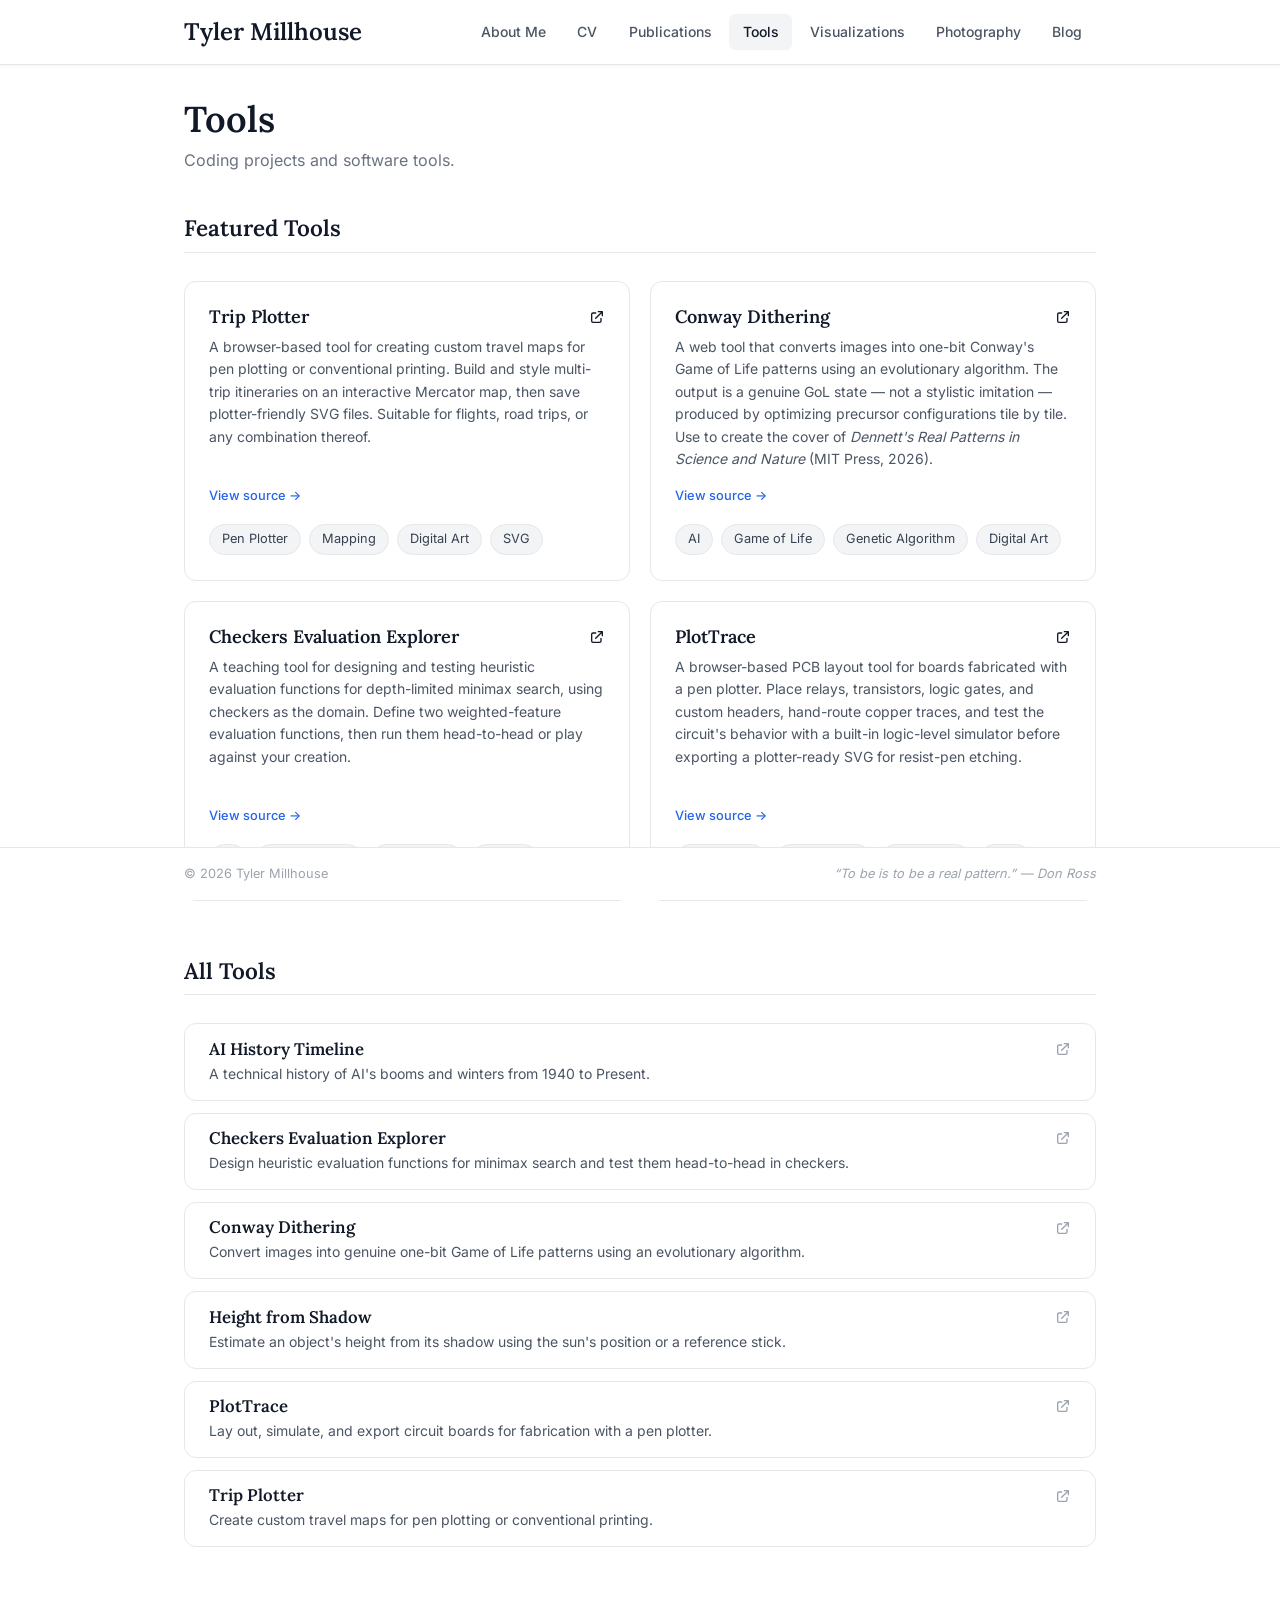
<file: tools.html>
﻿<!DOCTYPE html>
<html lang="en">
<head>
  <meta charset="UTF-8" />
  <meta name="viewport" content="width=device-width, initial-scale=1.0" />
  <title>Tools | Tyler Millhouse</title>
  <link rel="stylesheet" href="style.css" />
  <!-- Google tag (gtag.js) -->
  <script async src="https://www.googletagmanager.com/gtag/js?id=G-ZN1B991RJ6"></script>
  <script>
    window.dataLayer = window.dataLayer || [];
    function gtag(){dataLayer.push(arguments);}
    gtag('js', new Date());
    gtag('config', 'G-ZN1B991RJ6');
  </script>
</head>
<body>
  <script src="nav.js"></script>

  <main>
    <div class="container">
      <div class="page-header">
        <h1>Tools</h1>
        <p>Coding projects and software tools.</p>
      </div>

      <!-- ── Featured Tools: full cards with description, source link, and tags ── -->
      <section class="tool-section">
      <h2 class="section-title">Featured Tools</h2>
      <div class="viz-grid">

        <div class="viz-card">
          <a class="card-live-link" href="https://tmillhouua.github.io/TripPlotter/" target="_blank" rel="noopener">
            <svg class="external-icon" xmlns="http://www.w3.org/2000/svg" width="16" height="16" fill="none" viewBox="0 0 24 24" stroke="currentColor" stroke-width="2">
              <path stroke-linecap="round" stroke-linejoin="round" d="M10 6H6a2 2 0 00-2 2v10a2 2 0 002 2h10a2 2 0 002-2v-4M14 4h6m0 0v6m0-6L10 14" />
            </svg>
          </a>
          <h3><a href="https://tmillhouua.github.io/TripPlotter/" target="_blank" rel="noopener">Trip Plotter</a></h3>
          <p>A browser-based tool for creating custom travel maps for pen plotting or conventional printing. Build and style multi-trip itineraries on an interactive Mercator map, then save plotter-friendly SVG files. Suitable for flights, road trips, or any combination thereof.</p>
          <div class="card-repo-link">
            <a href="https://github.com/tmillhouUA/TripPlotter" target="_blank" rel="noopener">View source →</a>
          </div>
          <div class="tags">
            <span class="tag">Pen Plotter</span>
            <span class="tag">Mapping</span>
            <span class="tag">Digital Art</span>
            <span class="tag">SVG</span>
          </div>
        </div>

        <div class="viz-card">
          <a class="card-live-link" href="https://tmillhouua.github.io/ConwayDithering/" target="_blank" rel="noopener">
            <svg class="external-icon" xmlns="http://www.w3.org/2000/svg" width="16" height="16" fill="none" viewBox="0 0 24 24" stroke="currentColor" stroke-width="2">
              <path stroke-linecap="round" stroke-linejoin="round" d="M10 6H6a2 2 0 00-2 2v10a2 2 0 002 2h10a2 2 0 002-2v-4M14 4h6m0 0v6m0-6L10 14" />
            </svg>
          </a>
          <h3><a href="https://tmillhouua.github.io/ConwayDithering/" target="_blank" rel="noopener">Conway Dithering</a></h3>
          <p>A web tool that converts images into one-bit Conway's Game of Life patterns using an evolutionary algorithm. The output is a genuine GoL state — not a stylistic imitation — produced by optimizing precursor configurations tile by tile. Use to create the cover of <em>Dennett's Real Patterns in Science and Nature</em> (MIT Press, 2026).</p>
          <div class="card-repo-link">
            <a href="https://github.com/tmillhouUA/ConwayDithering" target="_blank" rel="noopener">View source →</a>
          </div>
          <div class="tags">
            <span class="tag">AI</span>
            <span class="tag">Game of Life</span>            
            <span class="tag">Genetic Algorithm</span>   
            <span class="tag">Digital Art</span>         
          </div>
        </div>

        <div class="viz-card">
          <a class="card-live-link" href="https://tmillhouua.github.io/CheckersEvalExplorer/" target="_blank" rel="noopener">
            <svg class="external-icon" xmlns="http://www.w3.org/2000/svg" width="16" height="16" fill="none" viewBox="0 0 24 24" stroke="currentColor" stroke-width="2">
              <path stroke-linecap="round" stroke-linejoin="round" d="M10 6H6a2 2 0 00-2 2v10a2 2 0 002 2h10a2 2 0 002-2v-4M14 4h6m0 0v6m0-6L10 14" />
            </svg>
          </a>
          <h3><a href="https://tmillhouua.github.io/CheckersEvalExplorer/" target="_blank" rel="noopener">Checkers Evaluation Explorer</a></h3>
          <p>A teaching tool for designing and testing heuristic evaluation functions for depth-limited minimax search, using checkers as the domain. Define two weighted-feature evaluation functions, then run them head-to-head or play against your creation.</p>
          <div class="card-repo-link">
            <a href="https://github.com/tmillhouUA/CheckersEvalExplorer" target="_blank" rel="noopener">View source →</a>
          </div>
          <div class="tags">
            <span class="tag">AI</span>
            <span class="tag">Game Theory</span>
            <span class="tag">Algorithms</span>
            <span class="tag">Games</span>            
          </div>
        </div>

        <div class="viz-card">
          <a class="card-live-link" href="https://tmillhouua.github.io/PlotTrace/" target="_blank" rel="noopener">
            <svg class="external-icon" xmlns="http://www.w3.org/2000/svg" width="16" height="16" fill="none" viewBox="0 0 24 24" stroke="currentColor" stroke-width="2">
              <path stroke-linecap="round" stroke-linejoin="round" d="M10 6H6a2 2 0 00-2 2v10a2 2 0 002 2h10a2 2 0 002-2v-4M14 4h6m0 0v6m0-6L10 14" />
            </svg>
          </a>
          <h3><a href="https://tmillhouua.github.io/PlotTrace/" target="_blank" rel="noopener">PlotTrace</a></h3>
          <p>A browser-based PCB layout tool for boards fabricated with a pen plotter. Place relays, transistors, logic gates, and custom headers, hand-route copper traces, and test the circuit's behavior with a built-in logic-level simulator before exporting a plotter-ready SVG for resist-pen etching.</p>
          <div class="card-repo-link">
            <a href="https://github.com/tmillhouUA/PlotTrace" target="_blank" rel="noopener">View source →</a>
          </div>
          <div class="tags">
            <span class="tag">Pen Plotter</span>
            <span class="tag">PCB Design</span>
            <span class="tag">Circuit Sim</span>
            <span class="tag">SVG</span>
          </div>
        </div>

      </div>
      </section>

      <!-- ── All Tools: compact full-width rows, one per tool ──
           Keep entries sorted alphabetically by title (sorting is manual).
           The whole row is a link. Tags are kept in the markup but hidden by CSS. -->
      <section class="tool-section">
      <h2 class="section-title">All Tools</h2>
      <div class="tool-list">

        <a class="tool-row" href="https://tmillhouua.github.io/AI_History_Timeline/" target="_blank" rel="noopener">
          <div class="tool-row-header">
            <h3>AI History Timeline</h3>
            <svg class="tool-row-icon" xmlns="http://www.w3.org/2000/svg" width="16" height="16" fill="none" viewBox="0 0 24 24" stroke="currentColor" stroke-width="2">
              <path stroke-linecap="round" stroke-linejoin="round" d="M10 6H6a2 2 0 00-2 2v10a2 2 0 002 2h10a2 2 0 002-2v-4M14 4h6m0 0v6m0-6L10 14" />
            </svg>
          </div>
          <p>A technical history of AI's booms and winters from 1940 to Present.</p>
          <div class="tags">
            <span class="tag">AI</span>
            <span class="tag">History</span>
            <span class="tag">Timeline</span>
          </div>
        </a>

        <a class="tool-row" href="https://tmillhouua.github.io/CheckersEvalExplorer/" target="_blank" rel="noopener">
          <div class="tool-row-header">
            <h3>Checkers Evaluation Explorer</h3>
            <svg class="tool-row-icon" xmlns="http://www.w3.org/2000/svg" width="16" height="16" fill="none" viewBox="0 0 24 24" stroke="currentColor" stroke-width="2">
              <path stroke-linecap="round" stroke-linejoin="round" d="M10 6H6a2 2 0 00-2 2v10a2 2 0 002 2h10a2 2 0 002-2v-4M14 4h6m0 0v6m0-6L10 14" />
            </svg>
          </div>
          <p>Design heuristic evaluation functions for minimax search and test them head-to-head in checkers.</p>
          <div class="tags">
            <span class="tag">AI</span>
            <span class="tag">Game Theory</span>
            <span class="tag">Algorithms</span>
            <span class="tag">Games</span>
          </div>
        </a>

        <a class="tool-row" href="https://tmillhouua.github.io/ConwayDithering/" target="_blank" rel="noopener">
          <div class="tool-row-header">
            <h3>Conway Dithering</h3>
            <svg class="tool-row-icon" xmlns="http://www.w3.org/2000/svg" width="16" height="16" fill="none" viewBox="0 0 24 24" stroke="currentColor" stroke-width="2">
              <path stroke-linecap="round" stroke-linejoin="round" d="M10 6H6a2 2 0 00-2 2v10a2 2 0 002 2h10a2 2 0 002-2v-4M14 4h6m0 0v6m0-6L10 14" />
            </svg>
          </div>
          <p>Convert images into genuine one-bit Game of Life patterns using an evolutionary algorithm.</p>
          <div class="tags">
            <span class="tag">AI</span>
            <span class="tag">Game of Life</span>
            <span class="tag">Genetic Algorithm</span>
            <span class="tag">Digital Art</span>
          </div>
        </a>

        <a class="tool-row" href="https://tmillhouua.github.io/HeightFromShadow/" target="_blank" rel="noopener">
          <div class="tool-row-header">
            <h3>Height from Shadow</h3>
            <svg class="tool-row-icon" xmlns="http://www.w3.org/2000/svg" width="16" height="16" fill="none" viewBox="0 0 24 24" stroke="currentColor" stroke-width="2">
              <path stroke-linecap="round" stroke-linejoin="round" d="M10 6H6a2 2 0 00-2 2v10a2 2 0 002 2h10a2 2 0 002-2v-4M14 4h6m0 0v6m0-6L10 14" />
            </svg>
          </div>
          <p>Estimate an object's height from its shadow using the sun's position or a reference stick.</p>
          <div class="tags">
            <span class="tag">Trigonometry</span>
            <span class="tag">Astronomy</span>
            <span class="tag">Measurement</span>
          </div>
        </a>

        <a class="tool-row" href="https://tmillhouua.github.io/PlotTrace/" target="_blank" rel="noopener">
          <div class="tool-row-header">
            <h3>PlotTrace</h3>
            <svg class="tool-row-icon" xmlns="http://www.w3.org/2000/svg" width="16" height="16" fill="none" viewBox="0 0 24 24" stroke="currentColor" stroke-width="2">
              <path stroke-linecap="round" stroke-linejoin="round" d="M10 6H6a2 2 0 00-2 2v10a2 2 0 002 2h10a2 2 0 002-2v-4M14 4h6m0 0v6m0-6L10 14" />
            </svg>
          </div>
          <p>Lay out, simulate, and export circuit boards for fabrication with a pen plotter.</p>
          <div class="tags">
            <span class="tag">Pen Plotter</span>
            <span class="tag">PCB Design</span>
            <span class="tag">Circuit Sim</span>
            <span class="tag">SVG</span>
          </div>
        </a>

        <a class="tool-row" href="https://tmillhouua.github.io/TripPlotter/" target="_blank" rel="noopener">
          <div class="tool-row-header">
            <h3>Trip Plotter</h3>
            <svg class="tool-row-icon" xmlns="http://www.w3.org/2000/svg" width="16" height="16" fill="none" viewBox="0 0 24 24" stroke="currentColor" stroke-width="2">
              <path stroke-linecap="round" stroke-linejoin="round" d="M10 6H6a2 2 0 00-2 2v10a2 2 0 002 2h10a2 2 0 002-2v-4M14 4h6m0 0v6m0-6L10 14" />
            </svg>
          </div>
          <p>Create custom travel maps for pen plotting or conventional printing.</p>
          <div class="tags">
            <span class="tag">Pen Plotter</span>
            <span class="tag">Mapping</span>
            <span class="tag">Digital Art</span>
            <span class="tag">SVG</span>
          </div>
        </a>

      </div>
      </section>

    </div>
  </main>
</body>
</html>
</file>
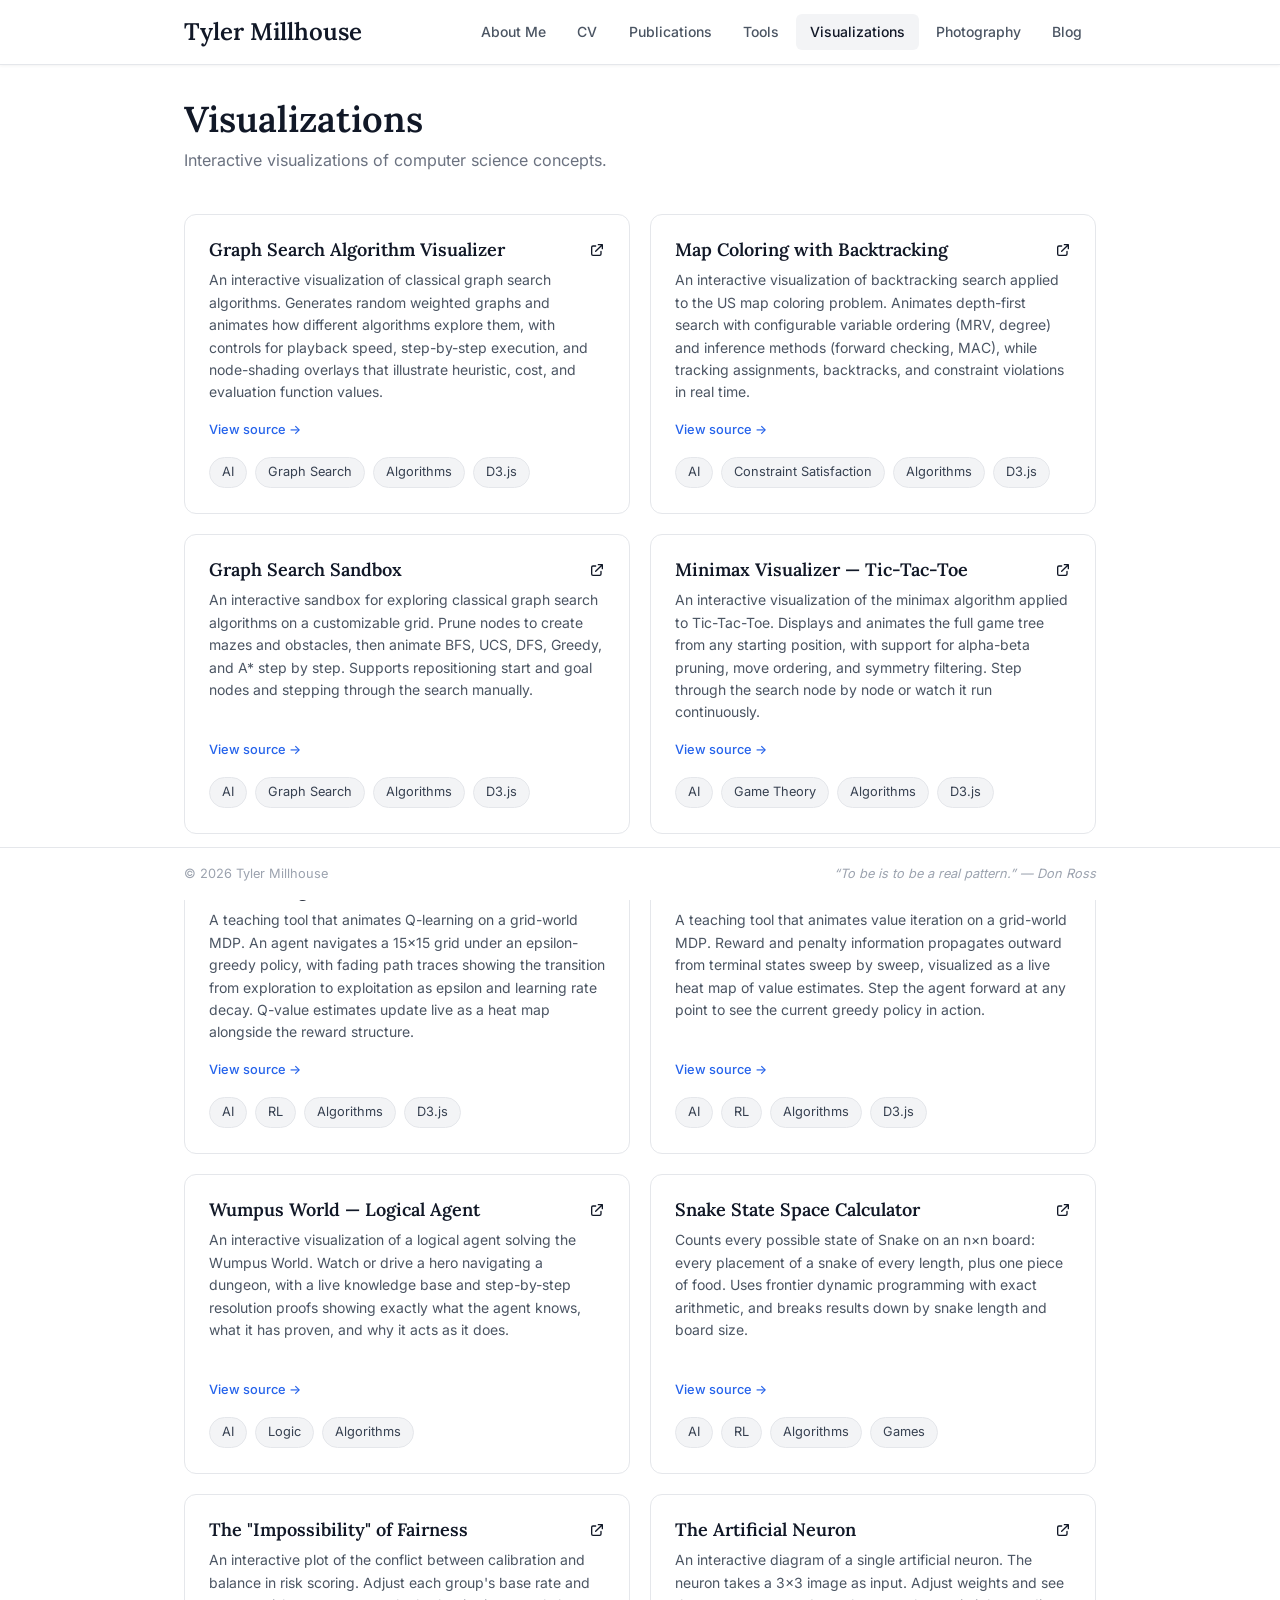
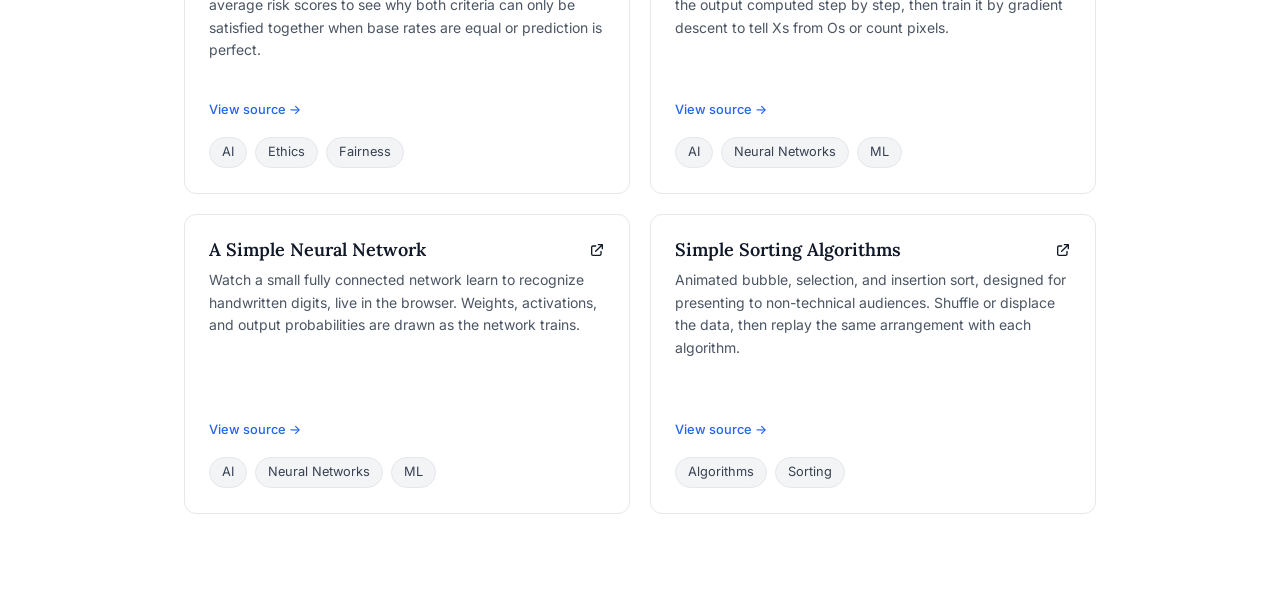
<file: visualizations.html>
<!DOCTYPE html>
<html lang="en">
<head>
  <meta charset="UTF-8" />
  <meta name="viewport" content="width=device-width, initial-scale=1.0" />
  <title>Visualizations | Tyler Millhouse</title>
  <link rel="stylesheet" href="style.css" />
  <!-- Google tag (gtag.js) -->
  <script async src="https://www.googletagmanager.com/gtag/js?id=G-ZN1B991RJ6"></script>
  <script>
    window.dataLayer = window.dataLayer || [];
    function gtag(){dataLayer.push(arguments);}
    gtag('js', new Date());
    gtag('config', 'G-ZN1B991RJ6');
  </script>
</head>
<body>
  <script src="nav.js"></script>

  <main>
    <div class="container">
      <div class="page-header">
        <h1>Visualizations</h1>
        <p>Interactive visualizations of computer science concepts.</p>
      </div>

      <div class="viz-grid">

        <div class="viz-card">
          <a class="card-live-link" href="https://tmillhouua.github.io/GraphSearchAlgorithmViz/" target="_blank" rel="noopener">
            <svg class="external-icon" xmlns="http://www.w3.org/2000/svg" width="16" height="16" fill="none" viewBox="0 0 24 24" stroke="currentColor" stroke-width="2">
              <path stroke-linecap="round" stroke-linejoin="round" d="M10 6H6a2 2 0 00-2 2v10a2 2 0 002 2h10a2 2 0 002-2v-4M14 4h6m0 0v6m0-6L10 14" />
            </svg>
          </a>
          <h3><a href="https://tmillhouua.github.io/GraphSearchAlgorithmViz/" target="_blank" rel="noopener">Graph Search Algorithm Visualizer</a></h3>
          <p>An interactive visualization of classical graph search algorithms. Generates random weighted graphs and animates how different algorithms explore them, with controls for playback speed, step-by-step execution, and node-shading overlays that illustrate heuristic, cost, and evaluation function values.</p>
          <div class="card-repo-link">
            <a href="https://github.com/tmillhouUA/GraphSearchAlgorithmViz" target="_blank" rel="noopener">View source →</a>
          </div>
          <div class="tags">
            <span class="tag">AI</span>
            <span class="tag">Graph Search</span>
            <span class="tag">Algorithms</span>
            <span class="tag">D3.js</span>
          </div>
        </div>

        <div class="viz-card">
          <a class="card-live-link" href="https://tmillhouua.github.io/MapColoringBacktracking/" target="_blank" rel="noopener">
            <svg class="external-icon" xmlns="http://www.w3.org/2000/svg" width="16" height="16" fill="none" viewBox="0 0 24 24" stroke="currentColor" stroke-width="2">
              <path stroke-linecap="round" stroke-linejoin="round" d="M10 6H6a2 2 0 00-2 2v10a2 2 0 002 2h10a2 2 0 002-2v-4M14 4h6m0 0v6m0-6L10 14" />
            </svg>
          </a>
          <h3><a href="https://tmillhouua.github.io/MapColoringBacktracking/" target="_blank" rel="noopener">Map Coloring with Backtracking</a></h3>
          <p>An interactive visualization of backtracking search applied to the US map coloring problem. Animates depth-first search with configurable variable ordering (MRV, degree) and inference methods (forward checking, MAC), while tracking assignments, backtracks, and constraint violations in real time.</p>
          <div class="card-repo-link">
            <a href="https://github.com/tmillhouUA/MapColoringBacktracking" target="_blank" rel="noopener">View source →</a>
          </div>
          <div class="tags">
            <span class="tag">AI</span>
            <span class="tag">Constraint Satisfaction</span>
            <span class="tag">Algorithms</span>
            <span class="tag">D3.js</span>
          </div>
        </div>

        <div class="viz-card">
          <a class="card-live-link" href="https://tmillhouua.github.io/GraphSearchSandbox/" target="_blank" rel="noopener">
            <svg class="external-icon" xmlns="http://www.w3.org/2000/svg" width="16" height="16" fill="none" viewBox="0 0 24 24" stroke="currentColor" stroke-width="2">
              <path stroke-linecap="round" stroke-linejoin="round" d="M10 6H6a2 2 0 00-2 2v10a2 2 0 002 2h10a2 2 0 002-2v-4M14 4h6m0 0v6m0-6L10 14" />
            </svg>
          </a>
          <h3><a href="https://tmillhouua.github.io/GraphSearchSandbox/" target="_blank" rel="noopener">Graph Search Sandbox</a></h3>
          <p>An interactive sandbox for exploring classical graph search algorithms on a customizable grid. Prune nodes to create mazes and obstacles, then animate BFS, UCS, DFS, Greedy, and A* step by step. Supports repositioning start and goal nodes and stepping through the search manually.</p>
          <div class="card-repo-link">
            <a href="https://github.com/tmillhouUA/GraphSearchSandbox" target="_blank" rel="noopener">View source →</a>
          </div>
          <div class="tags">
            <span class="tag">AI</span>
            <span class="tag">Graph Search</span>
            <span class="tag">Algorithms</span>
            <span class="tag">D3.js</span>
          </div>
        </div>

        <div class="viz-card">
          <a class="card-live-link" href="https://tmillhouua.github.io/MinimaxVisualizerTTT/" target="_blank" rel="noopener">
            <svg class="external-icon" xmlns="http://www.w3.org/2000/svg" width="16" height="16" fill="none" viewBox="0 0 24 24" stroke="currentColor" stroke-width="2">
              <path stroke-linecap="round" stroke-linejoin="round" d="M10 6H6a2 2 0 00-2 2v10a2 2 0 002 2h10a2 2 0 002-2v-4M14 4h6m0 0v6m0-6L10 14" />
            </svg>
          </a>
          <h3><a href="https://tmillhouua.github.io/MinimaxVisualizerTTT/" target="_blank" rel="noopener">Minimax Visualizer — Tic-Tac-Toe</a></h3>
          <p>An interactive visualization of the minimax algorithm applied to Tic-Tac-Toe. Displays and animates the full game tree from any starting position, with support for alpha-beta pruning, move ordering, and symmetry filtering. Step through the search node by node or watch it run continuously.</p>
          <div class="card-repo-link">
            <a href="https://github.com/tmillhouUA/MinimaxVisualizerTTT" target="_blank" rel="noopener">View source →</a>
          </div>
          <div class="tags">
            <span class="tag">AI</span>
            <span class="tag">Game Theory</span>
            <span class="tag">Algorithms</span>
            <span class="tag">D3.js</span>
          </div>
        </div>

        <div class="viz-card">
          <a class="card-live-link" href="https://tmillhouua.github.io/QLearningViz/" target="_blank" rel="noopener">
            <svg class="external-icon" xmlns="http://www.w3.org/2000/svg" width="16" height="16" fill="none" viewBox="0 0 24 24" stroke="currentColor" stroke-width="2">
              <path stroke-linecap="round" stroke-linejoin="round" d="M10 6H6a2 2 0 00-2 2v10a2 2 0 002 2h10a2 2 0 002-2v-4M14 4h6m0 0v6m0-6L10 14" />
            </svg>
          </a>
          <h3><a href="https://tmillhouua.github.io/QLearningViz/" target="_blank" rel="noopener">Q-Learning Visualization</a></h3>
          <p>A teaching tool that animates Q-learning on a grid-world MDP. An agent navigates a 15×15 grid under an epsilon-greedy policy, with fading path traces showing the transition from exploration to exploitation as epsilon and learning rate decay. Q-value estimates update live as a heat map alongside the reward structure.</p>
          <div class="card-repo-link">
            <a href="https://github.com/tmillhouUA/QLearningViz" target="_blank" rel="noopener">View source →</a>
          </div>
          <div class="tags">
            <span class="tag">AI</span>
            <span class="tag">RL</span>
            <span class="tag">Algorithms</span>
            <span class="tag">D3.js</span>
          </div>
        </div>

        <div class="viz-card">
          <a class="card-live-link" href="https://tmillhouua.github.io/ValueIterationViz/" target="_blank" rel="noopener">
            <svg class="external-icon" xmlns="http://www.w3.org/2000/svg" width="16" height="16" fill="none" viewBox="0 0 24 24" stroke="currentColor" stroke-width="2">
              <path stroke-linecap="round" stroke-linejoin="round" d="M10 6H6a2 2 0 00-2 2v10a2 2 0 002 2h10a2 2 0 002-2v-4M14 4h6m0 0v6m0-6L10 14" />
            </svg>
          </a>
          <h3><a href="https://tmillhouua.github.io/ValueIterationViz/" target="_blank" rel="noopener">Value Iteration Visualization</a></h3>
          <p>A teaching tool that animates value iteration on a grid-world MDP. Reward and penalty information propagates outward from terminal states sweep by sweep, visualized as a live heat map of value estimates. Step the agent forward at any point to see the current greedy policy in action.</p>
          <div class="card-repo-link">
            <a href="https://github.com/tmillhouUA/ValueIterationViz" target="_blank" rel="noopener">View source →</a>
          </div>
          <div class="tags">
            <span class="tag">AI</span>
            <span class="tag">RL</span>
            <span class="tag">Algorithms</span>
            <span class="tag">D3.js</span>
          </div>
        </div>

        <div class="viz-card">
          <a class="card-live-link" href="https://tmillhouua.github.io/WumpusWorldLogicalAgents/" target="_blank" rel="noopener">
            <svg class="external-icon" xmlns="http://www.w3.org/2000/svg" width="16" height="16" fill="none" viewBox="0 0 24 24" stroke="currentColor" stroke-width="2">
              <path stroke-linecap="round" stroke-linejoin="round" d="M10 6H6a2 2 0 00-2 2v10a2 2 0 002 2h10a2 2 0 002-2v-4M14 4h6m0 0v6m0-6L10 14" />
            </svg>
          </a>
          <h3><a href="https://tmillhouua.github.io/WumpusWorldLogicalAgents/" target="_blank" rel="noopener">Wumpus World — Logical Agent</a></h3>
          <p>An interactive visualization of a logical agent solving the Wumpus World. Watch or drive a hero navigating a dungeon, with a live knowledge base and step-by-step resolution proofs showing exactly what the agent knows, what it has proven, and why it acts as it does.</p>
          <div class="card-repo-link">
            <a href="https://github.com/tmillhouUA/WumpusWorldLogicalAgents" target="_blank" rel="noopener">View source →</a>
          </div>
          <div class="tags">
            <span class="tag">AI</span>
            <span class="tag">Logic</span>
            <span class="tag">Algorithms</span>
          </div>
        </div>

        <div class="viz-card">
          <a class="card-live-link" href="https://tmillhouua.github.io/Snake_State_Space_Calculator/" target="_blank" rel="noopener">
            <svg class="external-icon" xmlns="http://www.w3.org/2000/svg" width="16" height="16" fill="none" viewBox="0 0 24 24" stroke="currentColor" stroke-width="2">
              <path stroke-linecap="round" stroke-linejoin="round" d="M10 6H6a2 2 0 00-2 2v10a2 2 0 002 2h10a2 2 0 002-2v-4M14 4h6m0 0v6m0-6L10 14" />
            </svg>
          </a>
          <h3><a href="https://tmillhouua.github.io/Snake_State_Space_Calculator/" target="_blank" rel="noopener">Snake State Space Calculator</a></h3>
          <p>Counts every possible state of Snake on an n×n board: every placement of a snake of every length, plus one piece of food. Uses frontier dynamic programming with exact arithmetic, and breaks results down by snake length and board size.</p>
          <div class="card-repo-link">
            <a href="https://github.com/tmillhouUA/Snake_State_Space_Calculator" target="_blank" rel="noopener">View source →</a>
          </div>
          <div class="tags">
            <span class="tag">AI</span>
            <span class="tag">RL</span>
            <span class="tag">Algorithms</span>
            <span class="tag">Games</span>
          </div>
        </div>

        <div class="viz-card">
          <a class="card-live-link" href="https://tmillhouua.github.io/ImpossibilityOfFairness/" target="_blank" rel="noopener">
            <svg class="external-icon" xmlns="http://www.w3.org/2000/svg" width="16" height="16" fill="none" viewBox="0 0 24 24" stroke="currentColor" stroke-width="2">
              <path stroke-linecap="round" stroke-linejoin="round" d="M10 6H6a2 2 0 00-2 2v10a2 2 0 002 2h10a2 2 0 002-2v-4M14 4h6m0 0v6m0-6L10 14" />
            </svg>
          </a>
          <h3><a href="https://tmillhouua.github.io/ImpossibilityOfFairness/" target="_blank" rel="noopener">The "Impossibility" of Fairness</a></h3>
          <p>An interactive plot of the conflict between calibration and balance in risk scoring. Adjust each group's base rate and average risk scores to see why both criteria can only be satisfied together when base rates are equal or prediction is perfect.</p>
          <div class="card-repo-link">
            <a href="https://github.com/tmillhouUA/ImpossibilityOfFairness" target="_blank" rel="noopener">View source →</a>
          </div>
          <div class="tags">
            <span class="tag">AI</span>
            <span class="tag">Ethics</span>
            <span class="tag">Fairness</span>
          </div>
        </div>

        <div class="viz-card">
          <a class="card-live-link" href="https://tmillhouua.github.io/ArtificialNeuronViz/" target="_blank" rel="noopener">
            <svg class="external-icon" xmlns="http://www.w3.org/2000/svg" width="16" height="16" fill="none" viewBox="0 0 24 24" stroke="currentColor" stroke-width="2">
              <path stroke-linecap="round" stroke-linejoin="round" d="M10 6H6a2 2 0 00-2 2v10a2 2 0 002 2h10a2 2 0 002-2v-4M14 4h6m0 0v6m0-6L10 14" />
            </svg>
          </a>
          <h3><a href="https://tmillhouua.github.io/ArtificialNeuronViz/" target="_blank" rel="noopener">The Artificial Neuron</a></h3>
          <p>An interactive diagram of a single artificial neuron. The neuron takes a 3×3 image as input. Adjust weights and see the output computed step by step, then train it by gradient descent to tell Xs from Os or count pixels.</p>
          <div class="card-repo-link">
            <a href="https://github.com/tmillhouUA/ArtificialNeuronViz" target="_blank" rel="noopener">View source →</a>
          </div>
          <div class="tags">
            <span class="tag">AI</span>
            <span class="tag">Neural Networks</span>
            <span class="tag">ML</span>
          </div>
        </div>

        <div class="viz-card">
          <a class="card-live-link" href="https://tmillhouua.github.io/FullyConnectedNetworkViz/" target="_blank" rel="noopener">
            <svg class="external-icon" xmlns="http://www.w3.org/2000/svg" width="16" height="16" fill="none" viewBox="0 0 24 24" stroke="currentColor" stroke-width="2">
              <path stroke-linecap="round" stroke-linejoin="round" d="M10 6H6a2 2 0 00-2 2v10a2 2 0 002 2h10a2 2 0 002-2v-4M14 4h6m0 0v6m0-6L10 14" />
            </svg>
          </a>
          <h3><a href="https://tmillhouua.github.io/FullyConnectedNetworkViz/" target="_blank" rel="noopener">A Simple Neural Network</a></h3>
          <p>Watch a small fully connected network learn to recognize handwritten digits, live in the browser. Weights, activations, and output probabilities are drawn as the network trains.</p>
          <div class="card-repo-link">
            <a href="https://github.com/tmillhouUA/FullyConnectedNetworkViz" target="_blank" rel="noopener">View source →</a>
          </div>
          <div class="tags">
            <span class="tag">AI</span>
            <span class="tag">Neural Networks</span>
            <span class="tag">ML</span>
          </div>
        </div>

        <div class="viz-card">
          <a class="card-live-link" href="https://tmillhouua.github.io/SortingViz/" target="_blank" rel="noopener">
            <svg class="external-icon" xmlns="http://www.w3.org/2000/svg" width="16" height="16" fill="none" viewBox="0 0 24 24" stroke="currentColor" stroke-width="2">
              <path stroke-linecap="round" stroke-linejoin="round" d="M10 6H6a2 2 0 00-2 2v10a2 2 0 002 2h10a2 2 0 002-2v-4M14 4h6m0 0v6m0-6L10 14" />
            </svg>
          </a>
          <h3><a href="https://tmillhouua.github.io/SortingViz/" target="_blank" rel="noopener">Simple Sorting Algorithms</a></h3>
          <p>Animated bubble, selection, and insertion sort, designed for presenting to non-technical audiences. Shuffle or displace the data, then replay the same arrangement with each algorithm.</p>
          <div class="card-repo-link">
            <a href="https://github.com/tmillhouUA/SortingViz" target="_blank" rel="noopener">View source →</a>
          </div>
          <div class="tags">
            <span class="tag">Algorithms</span>
            <span class="tag">Sorting</span>
          </div>
        </div>


      </div>
    </div>
  </main>
</body>
</html>
</file>
<file: style.css>
/* ── Self-hosted fonts ──────────────────────────────────────── */
@font-face {
  font-family: 'Inter';
  font-style: normal;
  font-weight: 400;
  font-display: block;
  src: url('fonts/inter-400.ttf') format('truetype');
}
@font-face {
  font-family: 'Inter';
  font-style: normal;
  font-weight: 500;
  font-display: block;
  src: url('fonts/inter-500.ttf') format('truetype');
}
@font-face {
  font-family: 'Inter';
  font-style: normal;
  font-weight: 600;
  font-display: block;
  src: url('fonts/inter-600.ttf') format('truetype');
}
@font-face {
  font-family: 'Lora';
  font-style: normal;
  font-weight: 400;
  font-display: block;
  src: url('fonts/lora-400.ttf') format('truetype');
}
@font-face {
  font-family: 'Lora';
  font-style: italic;
  font-weight: 400;
  font-display: block;
  src: url('fonts/lora-400i.ttf') format('truetype');
}
@font-face {
  font-family: 'Lora';
  font-style: normal;
  font-weight: 600;
  font-display: block;
  src: url('fonts/lora-600.ttf') format('truetype');
}

/* ── Reset & Base ───────────────────────────────────────────── */
*, *::before, *::after { box-sizing: border-box; margin: 0; padding: 0; }

:root {
  --accent:      #2563eb;
  --accent-hover:#1d4ed8;
  --gray-50:     #f9fafb;
  --gray-100:    #f3f4f6;
  --gray-200:    #e5e7eb;
  --gray-400:    #9ca3af;
  --gray-500:    #6b7280;
  --gray-600:    #4b5563;
  --gray-700:    #374151;
  --gray-900:    #111827;
  --max-width:   960px;
  --font-sans:   'Inter', system-ui, sans-serif;
  --font-serif:  'Lora', Georgia, serif;
}

html { scroll-behavior: smooth; overflow-y: scroll; }

::-webkit-scrollbar { width: 12px; }
::-webkit-scrollbar-track { background: var(--gray-100); }
::-webkit-scrollbar-thumb { background: #d1d5db; border-radius: 6px; }

body {
  font-family: var(--font-sans);
  font-size: 16px;
  line-height: 1.6;
  color: var(--gray-900);
  background: #fff;
  min-height: 100vh;
  display: flex;
  flex-direction: column;
}

a { color: var(--accent); text-decoration: none; }
a:hover { text-decoration: underline; }

img { display: block; max-width: 100%; }

/* ── Typography ─────────────────────────────────────────────── */
h1, h2, h3 { font-family: var(--font-serif); font-weight: 600; line-height: 1.25; }
h1 { font-size: 2.25rem; }
h2 { font-size: 1.5rem; }
h3 { font-size: 1.125rem; }

/* ── Layout ─────────────────────────────────────────────────── */
.container { max-width: var(--max-width); margin: 0 auto; padding: 0 1.5rem; }
main { flex: 1; padding: 2rem 0 6rem; }

/* ── Navigation ─────────────────────────────────────────────── */
header {
  position: sticky;
  top: 0;
  z-index: 100;
  background: #fff;
  border-bottom: 1px solid var(--gray-200);
  box-shadow: 0 1px 3px rgba(0,0,0,0.05);
}

nav {
  max-width: var(--max-width);
  margin: 0 auto;
  padding: 0 1.5rem;
  height: 4rem;
  display: flex;
  align-items: center;
  justify-content: space-between;
}

.nav-name {
  font-family: var(--font-serif);
  font-size: 1.5rem;
  font-weight: 600;
  color: var(--gray-900);
  text-decoration: none;
  white-space: nowrap;
}
.nav-name:hover { text-decoration: none; color: var(--accent); }

.nav-tabs {
  display: flex;
  align-items: center;
  gap: 0.25rem;
  list-style: none;
}

.nav-tabs a {
  display: block;
  padding: 0.4rem 0.85rem;
  border-radius: 6px;
  font-size: 0.875rem;
  font-weight: 500;
  color: var(--gray-600);
  text-decoration: none;
  transition: background 0.15s, color 0.15s;
}

.nav-tabs a:hover { background: var(--gray-50); color: var(--gray-900); text-decoration: none; }
.nav-tabs a.active { background: var(--gray-100); color: var(--gray-900); }

/* ── Footer ─────────────────────────────────────────────────── */
footer {
  position: fixed;
  bottom: 0;
  left: 0;
  right: 0;
  border-top: 1px solid var(--gray-200);
  padding: 1rem 1.5rem;
  font-size: 0.8rem;
  color: var(--gray-400);
  background: #fff;
  z-index: 50;
}

.footer-inner {
  max-width: var(--max-width);
  margin: 0 auto;
  padding: 0 1.5rem;
  display: flex;
  justify-content: space-between;
  align-items: center;
}

.footer-quote {
  font-style: italic;
  color: var(--gray-400);
}

/* ── About Me ───────────────────────────────────────────────── */
.about-grid {
  display: grid;
  grid-template-columns: 220px 1fr;
  gap: 3rem;
  align-items: start;
}

.headshot-wrap {
  width: 200px;
  height: 200px;
  border-radius: 12px;
  overflow: hidden;
  background: var(--gray-100);
  border: 1px solid var(--gray-200);
  box-shadow: 0 1px 4px rgba(0,0,0,0.07);
  display: flex;
  align-items: center;
  justify-content: center;
  color: var(--gray-400);
  font-size: 0.8rem;
}
.headshot-wrap img { width: 100%; height: 100%; object-fit: cover; }

.contact-block { margin-top: 1rem; font-size: 0.875rem; color: var(--gray-600); line-height: 1.8; }
.contact-block strong { color: var(--gray-800); }
.contact-block a { color: var(--accent); }

.heading-rule { border: none; border-top: 1px solid var(--gray-200); width: 13.5rem; margin: 0.56rem 0 0.94rem; }

.bio .subtitle:empty { display: none; }

.bio { color: var(--gray-700); }
.bio .subtitle { font-size: 1.1rem; color: var(--gray-500); margin-top: 0.4rem; margin-bottom: 1.5rem; }
.bio p { margin-bottom: 1rem; }

.tags { display: flex; flex-wrap: wrap; gap: 0.5rem; margin-top: 1.5rem; }
.tag {
  padding: 0.25rem 0.75rem;
  border-radius: 999px;
  background: var(--gray-100);
  border: 1px solid var(--gray-200);
  font-size: 0.8rem;
  color: var(--gray-700);
}

/* ── Section Header ─────────────────────────────────────────── */
.page-header { margin-bottom: 2.5rem; }
.page-header h1 { margin-bottom: 0.4rem; }
.page-header p { color: var(--gray-500); max-width: 600px; }

.section-title {
  font-family: var(--font-serif);
  font-size: 1.4rem;
  font-weight: 600;
  color: var(--gray-800);
  padding-bottom: 0.6rem;
  border-bottom: 1px solid var(--gray-200);
  margin-bottom: 1.75rem;
}

/* ── Publications ───────────────────────────────────────────── */
.pub-section { margin-bottom: 3.5rem; }

.pub-list { display: flex; flex-direction: column; gap: 1.75rem; }

.pub-item { display: flex; gap: 1.25rem; align-items: flex-start; }

.pub-cover {
  flex-shrink: 0;
  border-radius: 6px;
  overflow: hidden;
  background: var(--gray-100);
  border: 1px solid var(--gray-200);
  box-shadow: 0 1px 3px rgba(0,0,0,0.08);
  display: flex;
  align-items: center;
  justify-content: center;
  color: var(--gray-400);
  font-size: 0.7rem;
}
.pub-cover.book    { width: 216px; height: auto; }
.pub-cover.article { width: 144px; height: auto; }
.pub-cover img { width: 100%; height: auto; display: block; }

.pub-info h3 { font-size: 1rem; color: var(--gray-900); margin-bottom: 0.2rem; }
.pub-info .pub-meta { font-size: 0.85rem; color: var(--gray-500); margin-bottom: 0.35rem; }
.pub-info .pub-meta em { font-style: italic; }
.pub-info .pub-desc { font-size: 0.875rem; color: var(--gray-600); margin-bottom: 0.5rem; max-width: 600px; }
.pub-links { display: flex; gap: 1rem; }
.pub-links a { font-size: 0.8rem; font-weight: 500; color: var(--accent); }

/* ── CV ─────────────────────────────────────────────────────── */
.cv-toolbar {
  display: flex;
  align-items: center;
  justify-content: space-between;
  margin-bottom: 1.25rem;
}

.btn {
  display: inline-flex;
  align-items: center;
  gap: 0.4rem;
  padding: 0.5rem 1rem;
  border-radius: 6px;
  font-size: 0.875rem;
  font-weight: 500;
  cursor: pointer;
  text-decoration: none;
  transition: background 0.15s;
}
.btn-dark { background: var(--gray-900); color: #fff; }
.btn-dark:hover { background: var(--gray-700); text-decoration: none; color: #fff; }

.pdf-embed {
  width: 100%;
  height: 85vh;
  border-radius: 12px;
  overflow: hidden;
  border: 1px solid var(--gray-200);
  box-shadow: 0 1px 4px rgba(0,0,0,0.07);
  background: var(--gray-50);
}
.pdf-embed object { width: 100%; height: 100%; }
.pdf-fallback {
  display: flex;
  flex-direction: column;
  align-items: center;
  justify-content: center;
  height: 100%;
  gap: 0.75rem;
  color: var(--gray-500);
  font-size: 0.875rem;
}

/* ── Visualizations ─────────────────────────────────────────── */
.viz-grid {
  display: grid;
  grid-template-columns: repeat(auto-fill, minmax(420px, 1fr));
  gap: 1.25rem;
}

.viz-card {
  display: block;
  border: 1px solid var(--gray-200);
  border-radius: 12px;
  padding: 1.5rem;
  color: inherit;
  text-decoration: none;
  height: 300px;
  overflow: hidden;
}

.viz-card h3 { color: var(--gray-900); margin-bottom: 0.5rem; }
.viz-card h3 a { color: inherit; text-decoration: none; }
.viz-card h3 a:hover { color: var(--accent); text-decoration: none; }

.card-live-link { float: right; color: var(--gray-300); text-decoration: none; transition: color 0.15s; }
.card-live-link:hover { color: var(--accent); text-decoration: none; }
.viz-card p { font-size: 0.875rem; color: var(--gray-600); line-height: 1.6; margin-bottom: 0; height: 8.4rem; overflow: hidden; }
.viz-card .tags { margin-top: 0; }

.external-icon { float: right; color: var(--gray-300); margin-top: 0.2rem; }

/* ── Tools: sections and compact list ───────────────────────── */
.tool-section { margin-bottom: 3.5rem; }

.tool-list { display: flex; flex-direction: column; gap: 0.75rem; }

/* Each row is a single <a>, so the whole box is clickable */
.tool-row {
  display: block;
  border: 1px solid var(--gray-200);
  border-radius: 12px;
  padding: 0.9rem 1.5rem;
  color: inherit;
  text-decoration: none;
  transition: border-color 0.15s;
}
.tool-row:hover { border-color: var(--accent); text-decoration: none; }

/* Line 1: title left, link icon right */
.tool-row-header { display: flex; justify-content: space-between; align-items: center; gap: 1rem; }
.tool-row h3 { font-size: 1.05rem; color: var(--gray-900); margin: 0; transition: color 0.15s; }
.tool-row-icon { flex-shrink: 0; color: var(--gray-400); transition: color 0.15s; }
.tool-row:hover h3,
.tool-row:hover .tool-row-icon { color: var(--accent); }

/* Line 2: one-sentence description, clipped to a single line */
.tool-row p {
  font-size: 0.875rem;
  color: var(--gray-600);
  margin: 0.2rem 0 0;
  white-space: nowrap;
  overflow: hidden;
  text-overflow: ellipsis;
}

/* Tags are kept in the markup (for future filtering) but not displayed */
.tool-row .tags { display: none; }

/* ── Photography ────────────────────────────────────────────── */
.photo-section { margin-bottom: 3.5rem; }

.photo-grid {
  display: grid;
  grid-template-columns: repeat(3, 1fr);
  gap: 0.75rem;
}

.photo-item {
  position: relative;
  aspect-ratio: 1;
  border-radius: 10px;
  overflow: hidden;
  background: var(--gray-100);
  border: 1px solid var(--gray-200);
  box-shadow: 0 1px 3px rgba(0,0,0,0.07);
}

.photo-item a {
  display: block;
  width: 100%; height: 100%;
  position: relative;
}

.photo-item img {
  width: 100%; height: 100%;
  object-fit: cover;
  transition: transform 0.3s ease;
}
.photo-item:hover img { transform: scale(1.05); }

.photo-caption {
  position: absolute;
  inset: 0;
  background: rgba(0,0,0,0.58);
  color: #fff;
  font-size: 0.8rem;
  line-height: 1.4;
  display: flex;
  align-items: flex-end;
  padding: 0.75rem;
  opacity: 0;
  transition: opacity 0.2s;
}
.photo-item:hover .photo-caption { opacity: 1; }

/* ── Blog ───────────────────────────────────────────────────── */
.blog-filters {
  display: flex;
  flex-wrap: wrap;
  gap: 0.5rem;
  margin-bottom: 2rem;
}

.filter-tag {
  padding: 0.25rem 0.75rem;
  border-radius: 999px;
  background: var(--gray-100);
  border: 1px solid var(--gray-200);
  font-size: 0.8rem;
  color: var(--gray-700);
  cursor: pointer;
  transition: background 0.15s, color 0.15s, border-color 0.15s;
  font-family: var(--font-sans);
}
.filter-tag:hover { background: var(--gray-200); }
.filter-tag.active { background: var(--accent); border-color: var(--accent); color: #fff; }

.filter-hint {
  font-size: 0.8rem;
  color: var(--gray-500);
  opacity: 0;
  transition: opacity 0.25s;
  align-self: center;
  pointer-events: none;
}
.blog-filters:hover .filter-hint { opacity: 0.5; }

.blog-list { display: flex; flex-direction: column; gap: 1.5rem; }

.blog-card {
  border: 1px solid var(--gray-200);
  border-radius: 12px;
  padding: 1.5rem;
  transition: border-color 0.15s, box-shadow 0.15s;
}
.blog-card:hover {
  border-color: var(--accent);
  box-shadow: 0 4px 16px rgba(37,99,235,0.08);
}

.blog-card-meta {
  display: flex;
  gap: 0.67rem;
  font-size: 0.875rem;
  color: var(--gray-500);
  margin-bottom: 0.4rem;
}

.blog-card h3 { font-size: 1.25rem; color: var(--gray-900); margin-bottom: 0.5rem; }
.blog-meta-sep { color: var(--gray-300); }
.blog-excerpt { font-size: 1rem; color: var(--gray-600); margin-bottom: 1rem; }

.card-repo-link { margin-top: .75rem; margin-bottom: 1rem; }
.card-repo-link a {
  font-size: 0.8rem;
  font-weight: 500;
  color: var(--accent);
  text-decoration: none;
}
.card-repo-link a:hover { text-decoration: underline; }

.more-coming-soon {
  text-align: center;
  color: var(--gray-400);
  font-size: 0.875rem;
  margin-top: 2.5rem;
}

.blog-card.expanded {
  border-color: var(--accent);
  box-shadow: 0 4px 16px rgba(37,99,235,0.08);
}

.blog-body { margin-bottom: 1rem; color: var(--gray-700); line-height: 1.7; }
.blog-body p { margin-bottom: 1rem; }
.blog-body h1, .blog-body h2, .blog-body h3 { margin: 1.5rem 0 0.5rem; }
.blog-body ul, .blog-body ol { margin: 0.5rem 0 1rem 1.5rem; }
.blog-body li { margin-bottom: 0.25rem; }
.blog-body code { font-size: 0.85em; background: var(--gray-100); padding: 0.1em 0.35em; border-radius: 4px; }
.blog-body pre { background: var(--gray-100); padding: 1rem; border-radius: 8px; overflow-x: auto; margin-bottom: 1rem; }
.blog-body blockquote { border-left: 3px solid var(--gray-300); padding-left: 1rem; color: var(--gray-500); margin: 0 0 1rem; }

/* ── Mobile nav ─────────────────────────────────────────────── */
.nav-hamburger {
  display: none;
  background: none;
  border: none;
  font-size: 1.5rem;
  color: var(--gray-700);
  cursor: pointer;
  padding: 0.25rem 0;
  line-height: 1;
  margin-right: 1.5rem;
}

.nav-mobile-menu {
  display: none;
  flex-direction: column;
  background: #fff;
  border-top: 1px solid var(--gray-200);
  box-shadow: 0 4px 12px rgba(0,0,0,0.08);
}

.nav-mobile-menu a {
  display: block;
  padding: 0.875rem 1.5rem;
  font-size: 0.9375rem;
  font-weight: 500;
  color: var(--gray-700);
  text-decoration: none;
  border-bottom: 1px solid var(--gray-200);
  transition: background 0.15s, color 0.15s;
}
.nav-mobile-menu a:last-child { border-bottom: none; }
.nav-mobile-menu a:hover { background: var(--gray-50); color: var(--gray-900); }
.nav-mobile-menu a.active { color: var(--accent); background: var(--gray-50); }

/* ── Responsive ─────────────────────────────────────────────── */
/* Desktop: hide the above-grid about header; show h1/hr inside .bio */
.about-page-header { display: none; }
.about-mobile-rule { display: none; }

@media (max-width: 680px) {
  /* Show the above-grid header; hide h1/hr inside .bio */
  .about-page-header { display: block; }
  .bio h1, .bio .heading-rule { display: none; }
  .about-mobile-rule { display: block; width: 100%; margin: 1rem 0 0; }
  .about-grid > div.bio { margin-top: 0; padding-top: 0; }

  .about-grid { grid-template-columns: 1fr; gap: 1rem; }
  .about-grid > div:first-child {
    display: flex;
    flex-direction: column;
    align-items: center;
    text-align: center;
  }
  .headshot-wrap { margin: 0 auto; }
  .contact-block { text-align: center; }

  .photo-grid { grid-template-columns: repeat(2, 1fr); }
  .viz-grid { grid-template-columns: 1fr; }

  .pub-item { flex-direction: column; align-items: center; }
  .pub-cover.book, .pub-cover.article { width: 100%; max-width: 216px; }
  .pub-info { width: 100%; }

  .photo-grid { grid-template-columns: 1fr; }
  .photo-item { aspect-ratio: unset; overflow: visible; border: none; background: none; box-shadow: none; }
  .photo-item a { position: static; height: auto; }
  .photo-item img {
    aspect-ratio: 1;
    object-fit: cover;
    width: 100%;
    height: auto;
    border-radius: 10px;
    border: 1px solid var(--gray-200);
  }
  .photo-caption {
    position: static;
    background: none;
    color: var(--gray-500);
    font-size: 0.8rem;
    opacity: 1;
    padding: 0.4rem 0 0;
    display: block;
  }
  .photo-item:hover .photo-caption { opacity: 1; }
  .photo-item:hover img { transform: none; }

  .nav-tabs { display: none; }
  .nav-hamburger { display: block; }
  .nav-mobile-menu.open { display: flex; }
}

/* ── Coming Soon Overlay ─────────────────────────────────────── */
.coming-soon-wrap {
  position: relative;
}

.coming-soon-wrap .coming-soon-overlay {
  position: absolute;
  inset: 0;
  background: rgba(255, 255, 255, 0.75);
  display: flex;
  align-items: center;
  justify-content: center;
  z-index: 10;
  border-radius: 8px;
}

.coming-soon-overlay span {
  font-family: var(--font-serif);
  font-size: 3rem;
  font-weight: 600;
  color: rgba(0, 0, 0, 0.18);
  letter-spacing: 0.05em;
  user-select: none;
  pointer-events: none;
  transform: rotate(-15deg);
}
</file>
